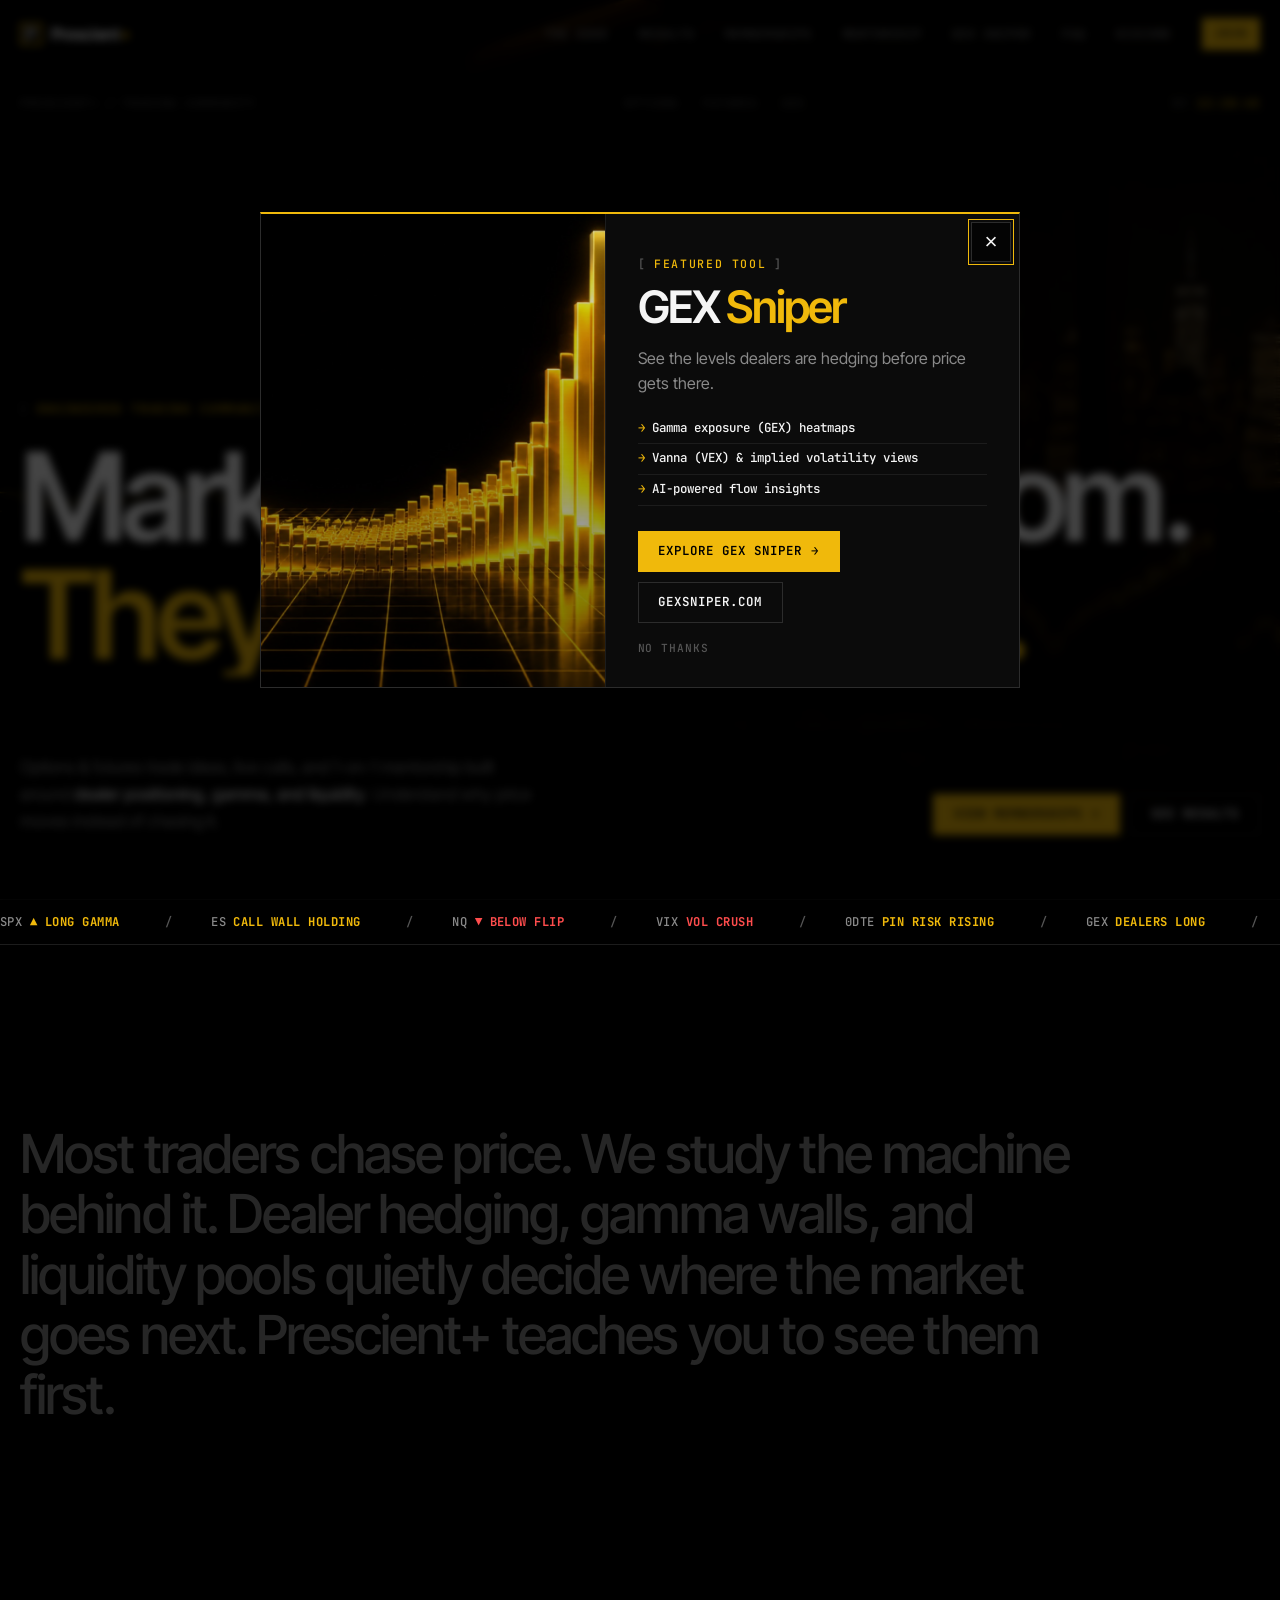
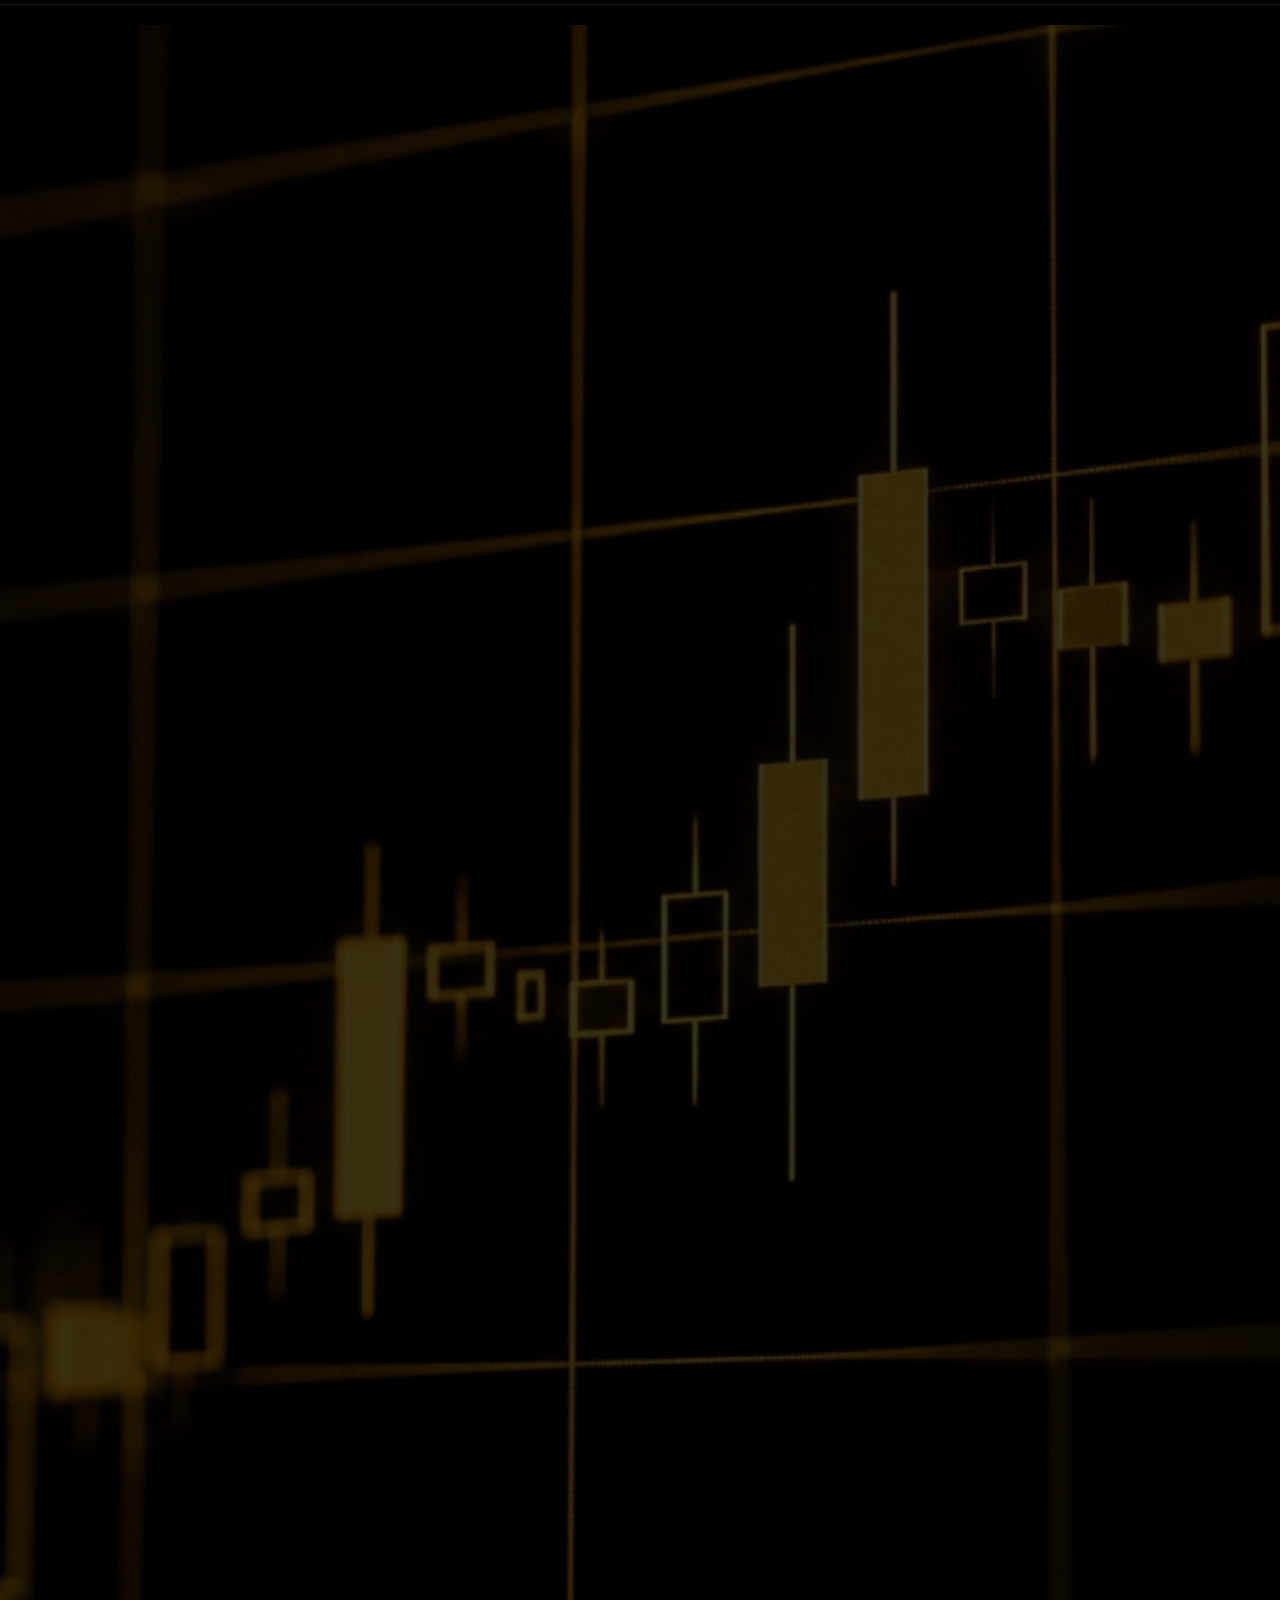
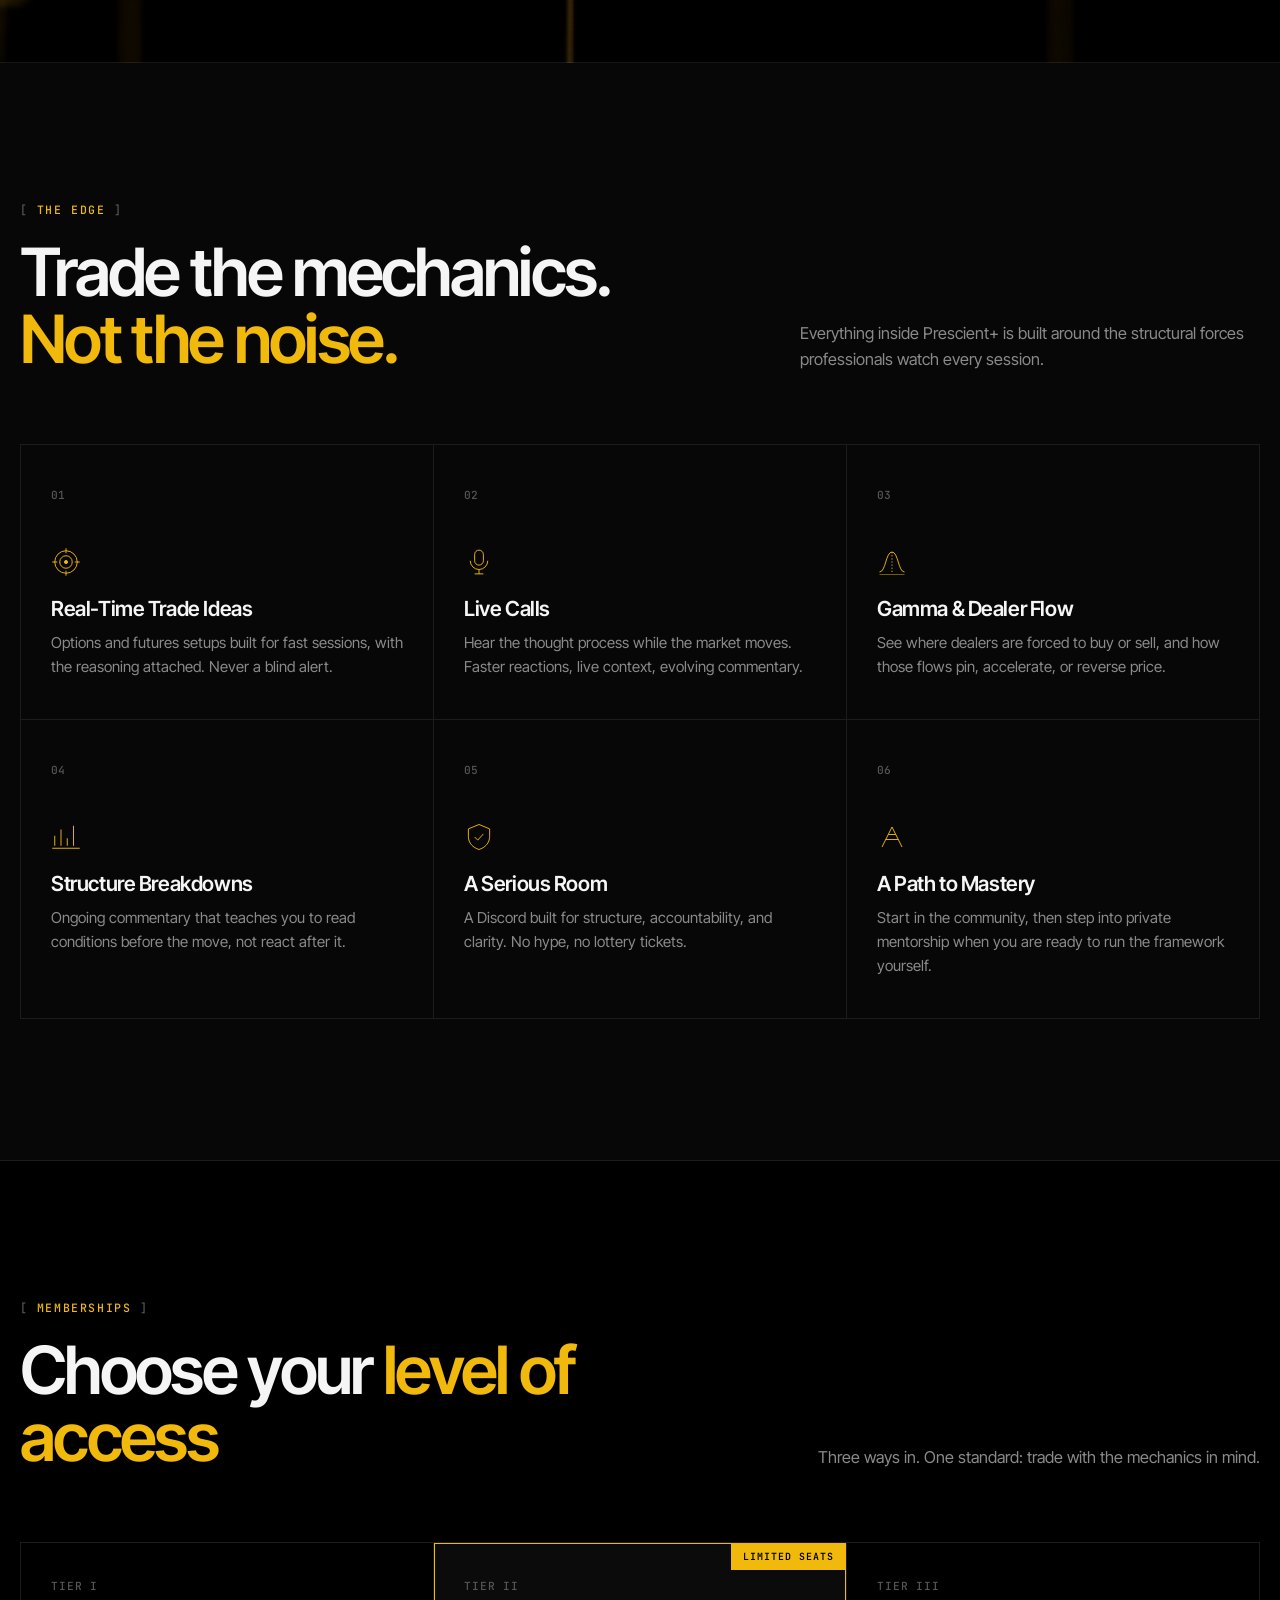
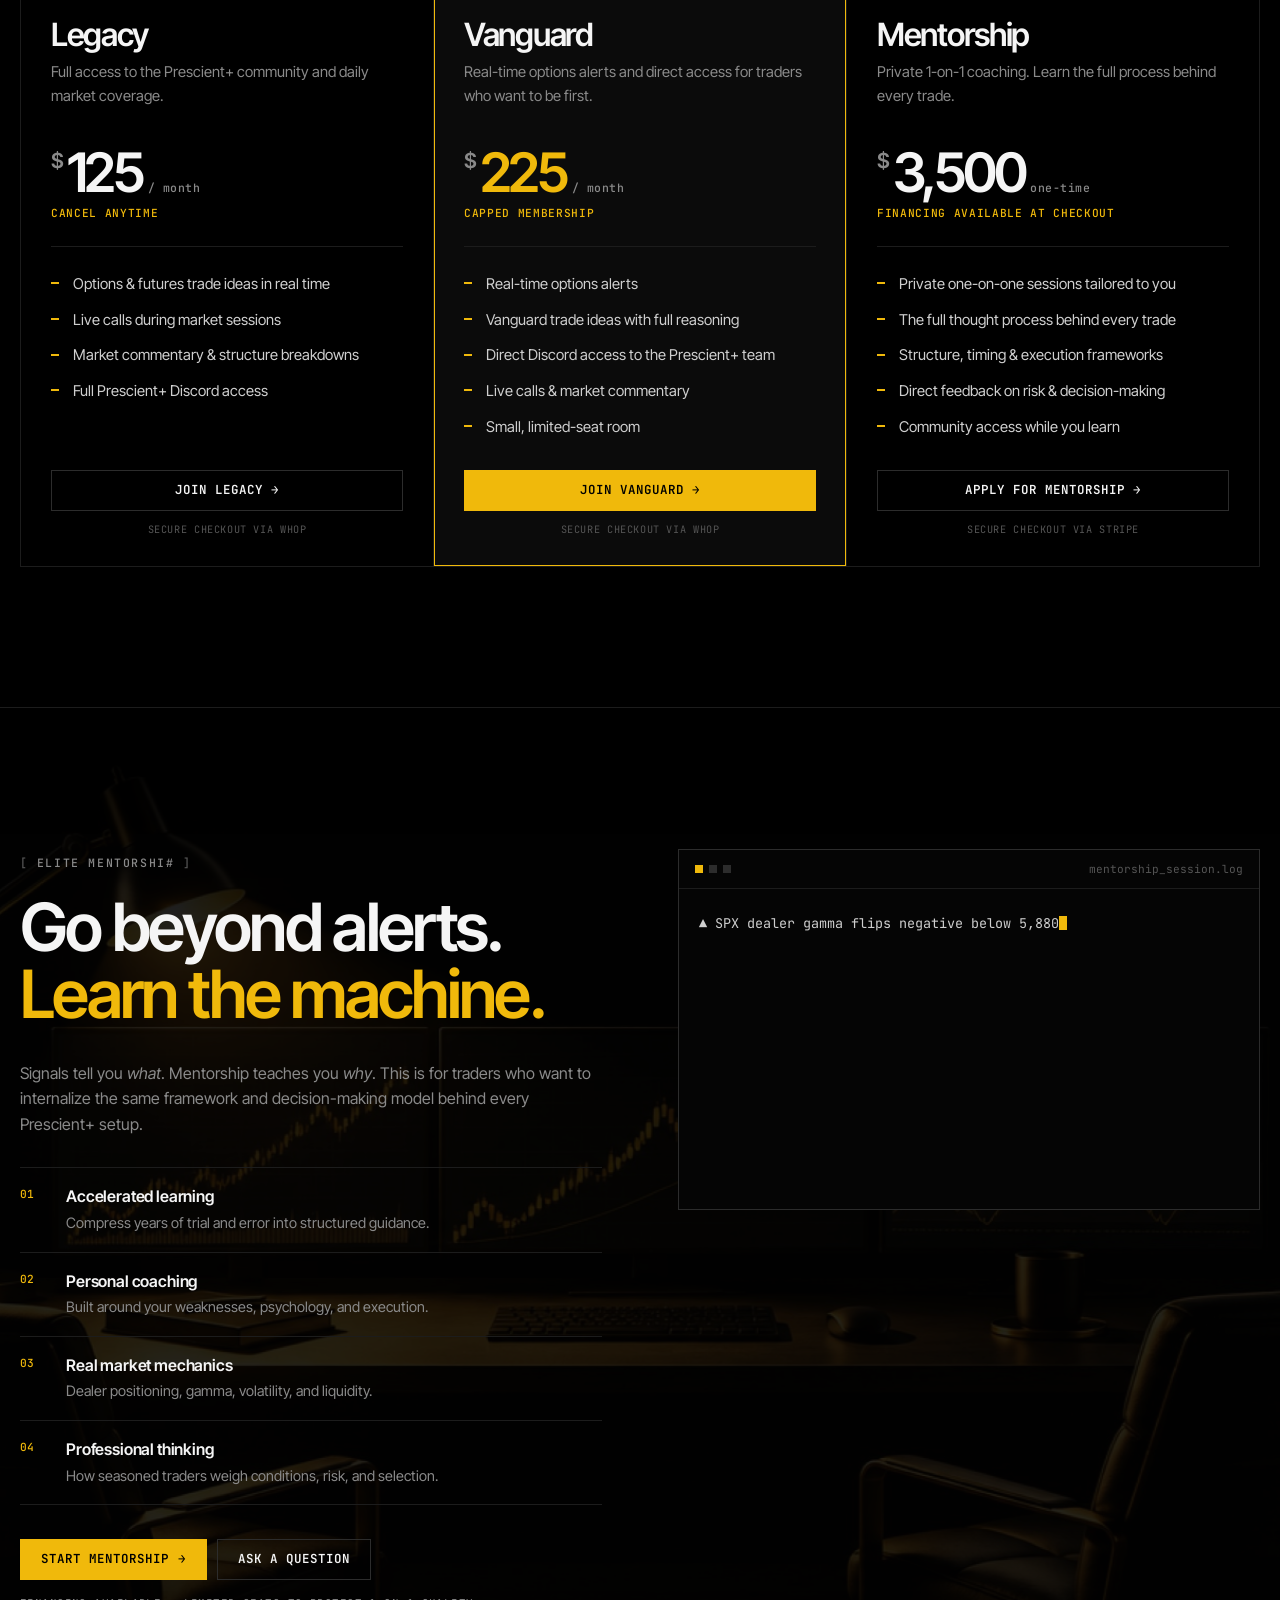
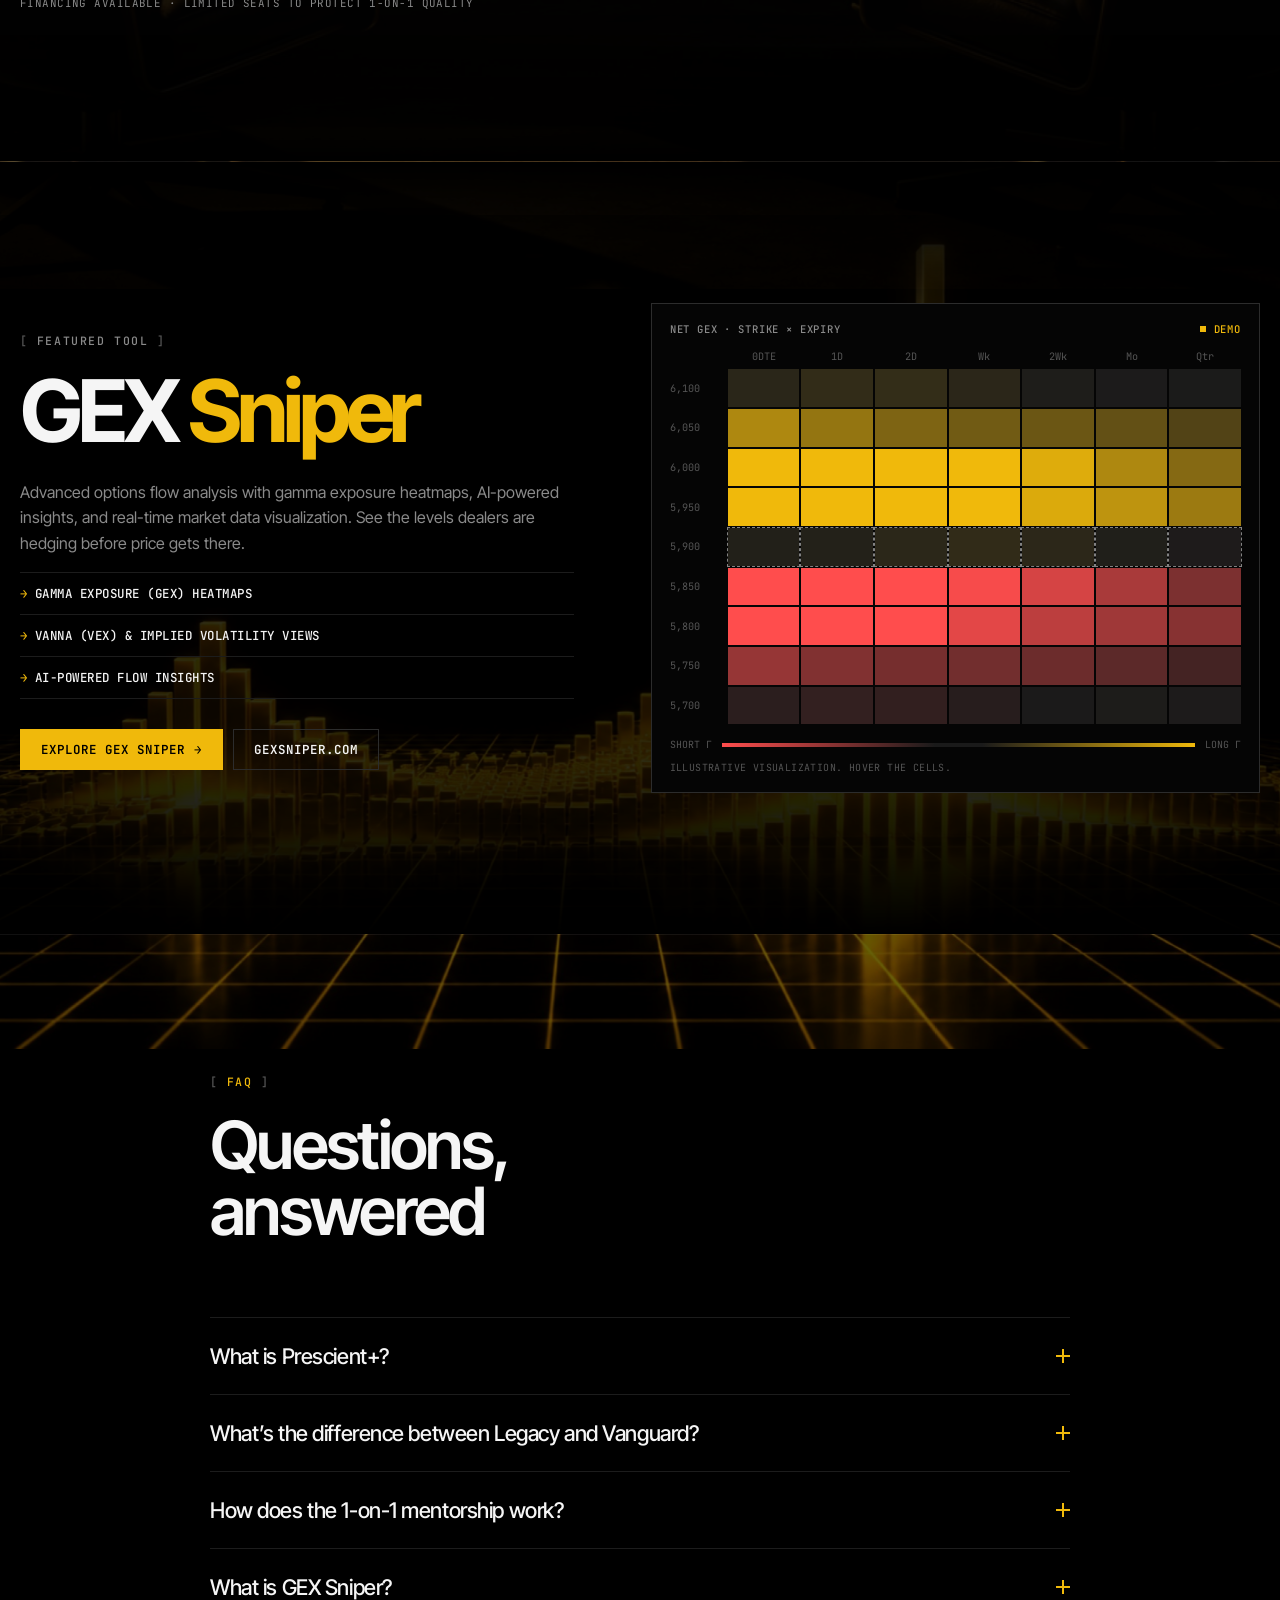
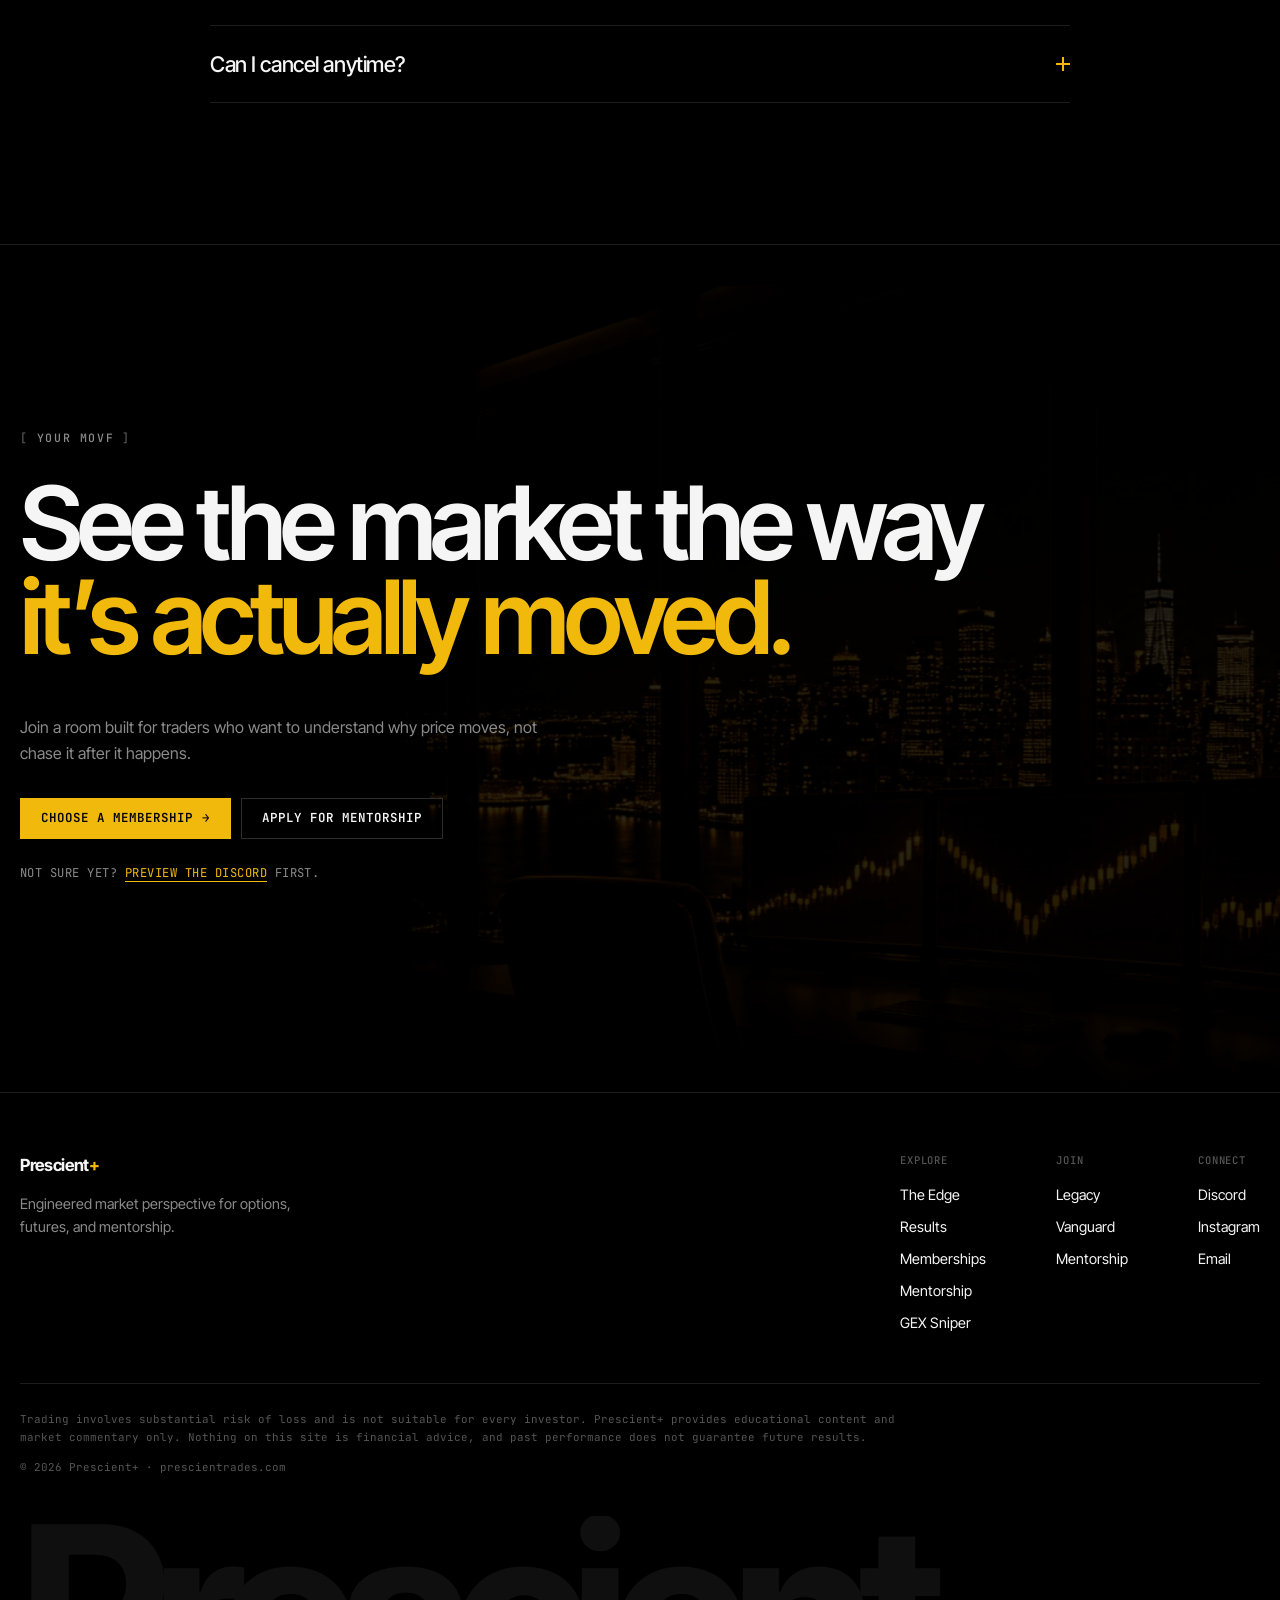
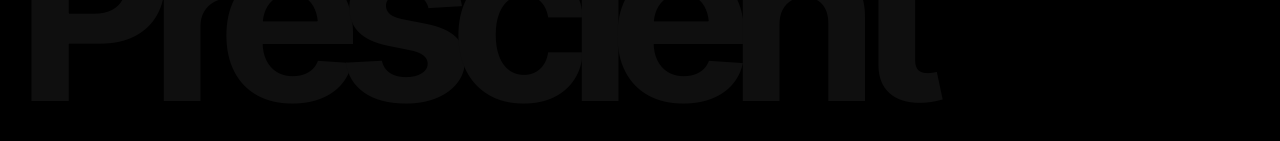
<file: index.html>
<!doctype html>
<html lang="en">
<head>
  <meta charset="UTF-8" />
  <meta name="viewport" content="width=device-width, initial-scale=1.0" />

  <title>Prescient+ | Elite Options &amp; Futures Trading Community &amp; 1-on-1 Mentorship</title>
  <meta name="description" content="Prescient+ is an elite options &amp; futures trading community built around dealer positioning, gamma exposure, and liquidity mechanics. Legacy, Vanguard, and 1-on-1 Mentorship memberships." />
  <meta name="keywords" content="options trading community, futures trading, trading mentorship, gamma exposure, GEX, dealer positioning, live trading calls, Prescient Trades, GEX Sniper" />
  <link rel="canonical" href="https://prescientrades.com/" />
  <meta name="robots" content="index, follow, max-image-preview:large" />
  <meta name="theme-color" content="#050505" />

  <meta property="og:type" content="website" />
  <meta property="og:url" content="https://prescientrades.com/" />
  <meta property="og:site_name" content="Prescient+" />
  <meta property="og:title" content="Prescient+ | Markets Aren't Random. They're Engineered." />
  <meta property="og:description" content="Options &amp; futures trade ideas, live calls, and 1-on-1 mentorship built around dealer positioning, gamma, and liquidity." />
  <meta property="og:image" content="https://prescientrades.com/og-home.png" />
  <meta property="og:image:width" content="1200" />
  <meta property="og:image:height" content="630" />
  <meta property="og:image:alt" content="Prescient+ — Markets aren't random. They're engineered." />
  <meta name="twitter:card" content="summary_large_image" />
  <meta name="twitter:title" content="Prescient+ | Markets Aren't Random. They're Engineered." />
  <meta name="twitter:image" content="https://prescientrades.com/og-home.png" />

  <link rel="icon" type="image/svg+xml" href="favicon.svg" />
  <link rel="preconnect" href="https://fonts.googleapis.com" />
  <link rel="preconnect" href="https://fonts.gstatic.com" crossorigin />
  <link href="https://fonts.googleapis.com/css2?family=Inter+Tight:wght@400;500;600;700&family=JetBrains+Mono:wght@400;500;600&display=swap" rel="stylesheet" />
  <link rel="stylesheet" href="styles.css" />

  <script type="application/ld+json">
  {
    "@context": "https://schema.org",
    "@type": "Organization",
    "name": "Prescient+",
    "alternateName": "Prescient Trades",
    "url": "https://prescientrades.com/",
    "logo": "https://prescientrades.com/favicon.svg",
    "sameAs": ["https://instagram.com/prescientrades", "https://discord.gg/4gqnwCjpJ"]
  }
  </script>
  <script type="application/ld+json">
  {
    "@context": "https://schema.org",
    "@type": "ItemList",
    "name": "Prescient+ Memberships",
    "itemListElement": [
      { "@type": "ListItem", "position": 1, "item": { "@type": "Product", "name": "Prescient+ Legacy", "offers": { "@type": "Offer", "price": "125", "priceCurrency": "USD", "url": "https://whop.com/checkout/plan_PALPck8TJu5V7/" } } },
      { "@type": "ListItem", "position": 2, "item": { "@type": "Product", "name": "Prescient+ Vanguard", "offers": { "@type": "Offer", "price": "225", "priceCurrency": "USD", "url": "https://whop.com/prescientrades/vanguard-membership/" } } },
      { "@type": "ListItem", "position": 3, "item": { "@type": "Course", "name": "Prescient+ 1-on-1 Mentorship", "description": "Private one-on-one trading mentorship.", "provider": { "@type": "Organization", "name": "Prescient+" }, "offers": { "@type": "Offer", "price": "3500", "priceCurrency": "USD", "url": "https://buy.stripe.com/dRmdR8awraxw7XsfFi4c80e" } } }
    ]
  }
  </script>
</head>
<body>
  <div class="loader" id="loader" aria-hidden="true">
    <div class="loader__mark"><div class="loader__word">Prescient+ — loading</div><div class="loader__bar"><i></i></div></div>
  </div>
  <div class="progress" id="progress" aria-hidden="true"></div>
  <div class="cursor" aria-hidden="true"></div><div class="cursor-dot" aria-hidden="true"></div>

  <header class="nav" id="nav">
    <div class="container nav__inner">
      <a href="#top" class="logo" aria-label="Prescient+ home">
        <svg viewBox="0 0 24 24" fill="none" aria-hidden="true"><rect x="1" y="1" width="22" height="22" stroke="#f0b90b" stroke-width="2"/><path d="M8 18V6h5a3.5 3.5 0 0 1 0 7H8" stroke="#f5f5f5" stroke-width="2.2" stroke-linecap="square"/></svg>
        <span>Prescient<b>+</b></span>
      </a>
      <nav class="nav__links" id="navLinks" aria-label="Main">
        <a href="#edge">The Edge</a>
        <a href="#results">Results</a>
        <a href="#memberships">Memberships</a>
        <a href="#mentorship">Mentorship</a>
        <a href="gex-sniper.html">GEX Sniper</a>
        <a href="#faq">FAQ</a>
        <a href="https://discord.gg/4gqnwCjpJ" target="_blank" rel="noopener">Discord</a>
        <a href="#memberships" class="btn btn--gold btn--sm magnetic">Join</a>
      </nav>
      <button class="nav__burger" id="navBurger" aria-label="Toggle menu" aria-expanded="false"><span></span><span></span></button>
    </div>
  </header>

  <main id="top">
    <!-- HERO -->
    <section class="hero has-bg bg-hero">
      <canvas class="hero__canvas" id="heroCanvas" aria-hidden="true"></canvas>
      <div class="hero__vignette" aria-hidden="true"></div>
      <div class="hero__meta hero__fade"><div class="container"><span>Prescient+ / Trading Community</span><span>Options · Futures · GEX</span><span>NY <b id="clock">--:--:--</b></span></div></div>
      <div class="container hero__content">
        <p class="eyebrow hero__fade">Engineered Trading Community</p>
        <h1 class="hero__title">
          <span class="line"><span>Markets aren&rsquo;t random.</span></span>
          <span class="line"><span class="gold-text">They&rsquo;re engineered.</span></span>
        </h1>
        <div class="hero__row">
          <p class="hero__sub hero__fade d1">Options &amp; futures trade ideas, live calls, and 1-on-1 mentorship built around <strong>dealer positioning, gamma, and liquidity</strong>. Understand why price moves instead of chasing it.</p>
          <div class="hero__ctas hero__fade d2">
            <a href="#memberships" class="btn btn--gold magnetic">View Memberships <span class="arrow">→</span></a>
            <a href="#results" class="btn btn--line magnetic">See Results</a>
          </div>
        </div>
      </div>
    </section>

    <!-- MARQUEE -->
    <div class="marquee" aria-hidden="true">
      <div class="marquee__track" id="marquee">
        <span>SPX <b class="up">▲ Long Gamma</b></span>
        <span>ES <b class="up">Call Wall Holding</b></span>
        <span>NQ <b class="dn">▼ Below Flip</b></span>
        <span>VIX <b class="dn">Vol Crush</b></span>
        <span>0DTE <b class="up">Pin Risk Rising</b></span>
        <span>GEX <b class="up">Dealers Long</b></span>
        <span>Vanna <b class="up">Supportive</b></span>
        <span>Charm <b class="dn">Into Close</b></span>
      </div>
    </div>

    <!-- MANIFESTO -->
    <section class="manifesto">
      <div class="container">
        <p class="manifesto__text" data-words>Most traders chase price. <span class="g">We study the machine</span> behind it. Dealer hedging, gamma walls, and liquidity pools quietly decide where the market goes next. <span class="g">Prescient+</span> teaches you to see them first.</p>
      </div>
    </section>

    <!-- RESULTS -->
    <section class="section has-bg bg-chart" id="results">
      <div class="container">
        <div class="section__head reveal">
          <p class="eyebrow">Member Results</p>
          <h2>Receipts,<br /><span class="gold-text">not promises.</span></h2>
          <p class="section__sub">Straight from the Prescient+ Discord. Real screenshots and messages members posted after following the calls.</p>
        </div>
        <div class="stats reveal">
          <div class="stat"><b data-count="80" data-suffix="%">0%</b><span>Win rate · 20 / 25 swing calls</span></div>
          <div class="stat"><b data-count="275" data-prefix="+" data-suffix="%">+0%</b><span>Member account · 3 months</span></div>
          <div class="stat"><b data-count="202" data-prefix="+" data-suffix="%">+0%</b><span>Member account · 3 months</span></div>
          <div class="stat"><b data-count="233" data-prefix="+$" data-suffix="K">+$0K</b><span>Member gain · 1 week</span></div>
        </div>
        <div class="proof">
          <figure class="proof__card reveal">
            <div class="proof__img"><img src="img/proof-233k.png" alt="Brokerage screenshot showing +$233,610.16 (23.13%) past week" loading="lazy" width="1095" height="155" /></div>
            <div class="proof__body">
              <div class="proof__big">+$233,610 in a week</div>
              <p class="proof__q">&ldquo;Thankful for the guidance. Couldn&rsquo;t have done it without you fr.&rdquo;</p>
              <div class="proof__meta"><span>Discord member</span><b>Sep 4, 2026</b></div>
            </div>
          </figure>
          <figure class="proof__card proof__card--quote reveal" style="--d:.08s">
            <div class="proof__body">
              <div class="proof__big">20 / 25 · 80% win rate</div>
              <p class="proof__q">The best of the best algos don&rsquo;t even get 80%. The best analysts in the world hope for a 75% run. This Discord is a money printer. Seriously, sub up.</p>
              <div class="proof__meta"><span>Discord member · swing calls</span><b>Oct 30, 2026</b></div>
            </div>
          </figure>
          <figure class="proof__card reveal" style="--d:.16s">
            <div class="proof__img"><img src="img/proof-202.png" alt="Brokerage screenshot showing +202.05% over the past 3 months" loading="lazy" width="676" height="694" /></div>
            <div class="proof__body">
              <div class="proof__big">+202.05% in 3 months</div>
              <p class="proof__q">&ldquo;With just following the call outs I&rsquo;ve made wife changing money.&rdquo;</p>
              <div class="proof__meta"><span>Discord member</span><b>Sep 9, 2026</b></div>
            </div>
          </figure>
          <figure class="proof__card reveal">
            <div class="proof__img"><img src="img/proof-275.png" alt="Brokerage screenshot showing +275.85% over the past 3 months" loading="lazy" width="321" height="408" /></div>
            <div class="proof__body">
              <div class="proof__big">+275.85% in 3 months</div>
              <p class="proof__q">&ldquo;GG.&rdquo;</p>
              <div class="proof__meta"><span>Discord member</span><b>Sep 17, 2026</b></div>
            </div>
          </figure>
          <figure class="proof__card proof__card--quote reveal" style="--d:.08s">
            <div class="proof__body">
              <p class="proof__q">Motivation&hellip; can&rsquo;t wait until I have that kind of testimony.</p>
              <div class="proof__meta"><span>New member</span><b>Sep 4, 2026</b></div>
            </div>
          </figure>
        </div>
        <p class="proof__note">Screenshots and messages shared by members in the Prescient+ Discord. Names hidden for privacy. Individual results are not typical and not guaranteed. Trading involves substantial risk of loss.</p>
      </div>
    </section>

    <!-- EDGE -->
    <section class="section section--ink" id="edge">
      <div class="container">
        <div class="section__head reveal">
          <p class="eyebrow">The Edge</p>
          <h2>Trade the mechanics.<br /><span class="gold-text">Not the noise.</span></h2>
          <p class="section__sub">Everything inside Prescient+ is built around the structural forces professionals watch every session.</p>
        </div>
        <div class="edge-grid">
          <article class="edge-card reveal" style="--d:.0s">
            <span class="edge-card__num">01</span>
            <svg viewBox="0 0 48 48"><circle cx="24" cy="24" r="18"/><circle cx="24" cy="24" r="10"/><circle cx="24" cy="24" r="2.5" fill="#f0b90b"/><path d="M24 2v8M24 38v8M2 24h8M38 24h8"/></svg>
            <h3>Real-Time Trade Ideas</h3>
            <p>Options and futures setups built for fast sessions, with the reasoning attached. Never a blind alert.</p>
          </article>
          <article class="edge-card reveal" style="--d:.08s">
            <span class="edge-card__num">02</span>
            <svg viewBox="0 0 48 48"><rect x="17" y="5" width="14" height="24" rx="7"/><path d="M10 22a14 14 0 0 0 28 0M24 36v7M17 43h14"/></svg>
            <h3>Live Calls</h3>
            <p>Hear the thought process while the market moves. Faster reactions, live context, evolving commentary.</p>
          </article>
          <article class="edge-card reveal" style="--d:.16s">
            <span class="edge-card__num">03</span>
            <svg viewBox="0 0 48 48"><path d="M4 40 C14 40 14 8 24 8 C34 8 34 40 44 40"/><path d="M4 44h40" opacity=".5"/><path d="M24 8v32" stroke-dasharray="2 3"/></svg>
            <h3>Gamma &amp; Dealer Flow</h3>
            <p>See where dealers are forced to buy or sell, and how those flows pin, accelerate, or reverse price.</p>
          </article>
          <article class="edge-card reveal" style="--d:.0s">
            <span class="edge-card__num">04</span>
            <svg viewBox="0 0 48 48"><path d="M6 38V22M16 38V12M26 38V26M36 38V6"/><path d="M2 42h44"/></svg>
            <h3>Structure Breakdowns</h3>
            <p>Ongoing commentary that teaches you to read conditions before the move, not react after it.</p>
          </article>
          <article class="edge-card reveal" style="--d:.08s">
            <span class="edge-card__num">05</span>
            <svg viewBox="0 0 48 48"><path d="M24 4l17 7v12c0 11-7.5 18-17 21C14.5 41 7 34 7 23V11z"/><path d="M17 24l5 5 9-10"/></svg>
            <h3>A Serious Room</h3>
            <p>A Discord built for structure, accountability, and clarity. No hype, no lottery tickets.</p>
          </article>
          <article class="edge-card reveal" style="--d:.16s">
            <span class="edge-card__num">06</span>
            <svg viewBox="0 0 48 48"><path d="M8 40L24 8l16 32"/><path d="M14 28h20M18 20h12"/></svg>
            <h3>A Path to Mastery</h3>
            <p>Start in the community, then step into private mentorship when you are ready to run the framework yourself.</p>
          </article>
        </div>
      </div>
    </section>

    <!-- MEMBERSHIPS -->
    <section class="section" id="memberships">
      <div class="container">
        <div class="section__head section__head--center reveal">
          <p class="eyebrow">Memberships</p>
          <h2>Choose your <span class="gold-text">level of access</span></h2>
          <p class="section__sub">Three ways in. One standard: trade with the mechanics in mind.</p>
        </div>
        <div class="tiers">
          <article class="tier tilt reveal" style="--d:0s">
            <div class="tier__glare"></div>
            <p class="tier__rank">Tier I</p>
            <h3>Legacy</h3>
            <p class="tier__tag">Full access to the Prescient+ community and daily market coverage.</p>
            <p class="tier__price"><sup>$</sup>125<small>/ month</small></p>
            <p class="tier__fine">Cancel anytime</p>
            <div class="tier__rule"></div>
            <ul>
              <li>Options &amp; futures trade ideas in real time</li>
              <li>Live calls during market sessions</li>
              <li>Market commentary &amp; structure breakdowns</li>
              <li>Full Prescient+ Discord access</li>
            </ul>
            <a href="https://whop.com/checkout/plan_PALPck8TJu5V7/" class="btn btn--line btn--block magnetic" target="_blank" rel="noopener">Join Legacy <span class="arrow">→</span></a>
            <p class="tier__note">Secure checkout via Whop</p>
          </article>

          <article class="tier tier--crown tilt reveal" style="--d:.1s">
            <span class="tier__badge">Limited Seats</span>
            <div class="tier__glare"></div>
            <p class="tier__rank">Tier II</p>
            <h3>Vanguard</h3>
            <p class="tier__tag">Real-time options alerts and direct access for traders who want to be first.</p>
            <p class="tier__price"><sup>$</sup>225<small>/ month</small></p>
            <p class="tier__fine">Capped membership</p>
            <div class="tier__rule"></div>
            <ul>
              <li>Real-time options alerts</li>
              <li>Vanguard trade ideas with full reasoning</li>
              <li>Direct Discord access to the Prescient+ team</li>
              <li>Live calls &amp; market commentary</li>
              <li>Small, limited-seat room</li>
            </ul>
            <a href="https://whop.com/prescientrades/vanguard-membership/" class="btn btn--gold btn--block magnetic" target="_blank" rel="noopener">Join Vanguard <span class="arrow">→</span></a>
            <p class="tier__note">Secure checkout via Whop</p>
          </article>

          <article class="tier tilt reveal" style="--d:.2s">
            <div class="tier__glare"></div>
            <p class="tier__rank">Tier III</p>
            <h3>Mentorship</h3>
            <p class="tier__tag">Private 1-on-1 coaching. Learn the full process behind every trade.</p>
            <p class="tier__price"><sup>$</sup>3,500<small>one-time</small></p>
            <p class="tier__fine">Financing available at checkout</p>
            <div class="tier__rule"></div>
            <ul>
              <li>Private one-on-one sessions tailored to you</li>
              <li>The full thought process behind every trade</li>
              <li>Structure, timing &amp; execution frameworks</li>
              <li>Direct feedback on risk &amp; decision-making</li>
              <li>Community access while you learn</li>
            </ul>
            <a href="https://buy.stripe.com/dRmdR8awraxw7XsfFi4c80e" class="btn btn--line btn--block magnetic" target="_blank" rel="noopener">Apply for Mentorship <span class="arrow">→</span></a>
            <p class="tier__note">Secure checkout via Stripe</p>
          </article>
        </div>
      </div>
    </section>

    <!-- MENTORSHIP -->
    <section class="section section--ink has-bg bg-mentor" id="mentorship">
      <div class="container mentor">
        <div class="mentor__copy reveal">
          <p class="eyebrow">Elite Mentorship</p>
          <h2>Go beyond alerts.<br /><span class="gold-text">Learn the machine.</span></h2>
          <p>Signals tell you <em>what</em>. Mentorship teaches you <em>why</em>. This is for traders who want to internalize the same framework and decision-making model behind every Prescient+ setup.</p>
          <ul class="pillars">
            <li><span>01</span><div><strong>Accelerated learning</strong><em>Compress years of trial and error into structured guidance.</em></div></li>
            <li><span>02</span><div><strong>Personal coaching</strong><em>Built around your weaknesses, psychology, and execution.</em></div></li>
            <li><span>03</span><div><strong>Real market mechanics</strong><em>Dealer positioning, gamma, volatility, and liquidity.</em></div></li>
            <li><span>04</span><div><strong>Professional thinking</strong><em>How seasoned traders weigh conditions, risk, and selection.</em></div></li>
          </ul>
          <div class="mentor__ctas">
            <a href="https://buy.stripe.com/dRmdR8awraxw7XsfFi4c80e" class="btn btn--gold magnetic" target="_blank" rel="noopener">Start Mentorship <span class="arrow">→</span></a>
            <a href="mailto:xanderamusic@gmail.com?subject=Prescient%2B%20Mentorship%20Inquiry" class="btn btn--line magnetic">Ask a Question</a>
          </div>
          <p class="mentor__fine">Financing available · Limited seats to protect 1-on-1 quality</p>
        </div>
        <div class="reveal" style="--d:.15s" aria-hidden="true">
          <div class="terminal">
            <div class="terminal__bar"><i></i><i></i><i></i><em>mentorship_session.log</em></div>
            <div class="terminal__body" id="terminal"></div>
          </div>
        </div>
      </div>
    </section>

    <!-- GEX SNIPER TEASER -->
    <section class="section has-bg bg-gex" id="gex">
      <div class="container gex-teaser">
        <div class="gex-teaser__copy reveal">
          <p class="eyebrow">Featured Tool</p>
          <div class="wordmark">GEX <span class="gold-text">Sniper</span></div>
          <p>Advanced options flow analysis with gamma exposure heatmaps, AI-powered insights, and real-time market data visualization. See the levels dealers are hedging before price gets there.</p>
          <ul>
            <li>Gamma exposure (GEX) heatmaps</li>
            <li>Vanna (VEX) &amp; implied volatility views</li>
            <li>AI-powered flow insights</li>
          </ul>
          <div class="hero__ctas" style="justify-content:flex-start">
            <a href="gex-sniper.html" class="btn btn--gold magnetic">Explore GEX Sniper <span class="arrow">→</span></a>
            <a href="https://gexsniper.com/" class="btn btn--line magnetic" target="_blank" rel="noopener">gexsniper.com</a>
          </div>
        </div>
        <div class="reveal" style="--d:.15s">
          <div class="heat" data-heatmap>
            <div class="heat__head"><span>Net GEX · Strike × Expiry</span><span class="heat__live">Demo</span></div>
            <div class="heat__grid"></div>
            <div class="heat__legend"><span>Short γ</span><i></i><span>Long γ</span></div>
            <div class="heat__tip"></div>
            <p class="disclaim">Illustrative visualization. Hover the cells.</p>
          </div>
        </div>
      </div>
    </section>

    <!-- FAQ -->
    <section class="section" id="faq">
      <div class="container container--narrow">
        <div class="section__head section__head--center reveal">
          <p class="eyebrow">FAQ</p>
          <h2>Questions, answered</h2>
        </div>
        <div class="faq reveal">
          <details class="faq__item"><summary>What is Prescient+?<span class="faq__icon"></span></summary><div class="faq__body"><p>A premium Discord-based trading community for options and futures: trade ideas, live calls, real-time commentary, and an engineered view of the market through dealer positioning, gamma, volatility, and liquidity.</p></div></details>
          <details class="faq__item"><summary>What&rsquo;s the difference between Legacy and Vanguard?<span class="faq__icon"></span></summary><div class="faq__body"><p>Legacy ($125/mo) is full community access with trade ideas, live calls, and commentary. Vanguard ($225/mo) is a smaller, limited-seat membership with real-time options alerts and direct access to the team.</p></div></details>
          <details class="faq__item"><summary>How does the 1-on-1 mentorship work?<span class="faq__icon"></span></summary><div class="faq__body"><p>Mentorship is a private program priced at $3,500. You learn the full process behind the trades (structure, timing, risk, and execution) with direct feedback tailored to you. Financing is available at checkout.</p></div></details>
          <details class="faq__item"><summary>What is GEX Sniper?<span class="faq__icon"></span></summary><div class="faq__body"><p>GEX Sniper is an options flow analysis platform with gamma exposure heatmaps, AI-powered insights, and real-time market data visualization. <a href="gex-sniper.html" style="color:var(--gold-hi)">Learn more</a>.</p></div></details>
          <details class="faq__item"><summary>Can I cancel anytime?<span class="faq__icon"></span></summary><div class="faq__body"><p>Yes. Legacy and Vanguard are monthly subscriptions managed through Whop, and you can cancel at any time from your Whop account.</p></div></details>
        </div>
      </div>
    </section>

    <!-- CTA -->
    <section class="cta has-bg bg-hero" id="join">
            <div class="container reveal">
        <p class="eyebrow">Your Move</p>
        <h2>See the market the way<br /><span class="gold-text">it&rsquo;s actually moved.</span></h2>
        <p>Join a room built for traders who want to understand why price moves, not chase it after it happens.</p>
        <div class="hero__ctas">
          <a href="#memberships" class="btn btn--gold magnetic">Choose a Membership <span class="arrow">→</span></a>
          <a href="https://buy.stripe.com/dRmdR8awraxw7XsfFi4c80e" class="btn btn--line magnetic" target="_blank" rel="noopener">Apply for Mentorship</a>
        </div>
        <p class="cta__sub">Not sure yet? <a href="https://discord.gg/4gqnwCjpJ" target="_blank" rel="noopener">Preview the Discord</a> first.</p>
      </div>
    </section>
  </main>

  <footer class="footer">
    <div class="container">
      <div class="footer__grid">
        <div class="footer__brand">
          <a href="#top" class="logo"><span>Prescient<b>+</b></span></a>
          <p>Engineered market perspective for options, futures, and mentorship.</p>
        </div>
        <div class="footer__cols">
          <div><h4>Explore</h4><a href="#edge">The Edge</a><a href="#results">Results</a><a href="#memberships">Memberships</a><a href="#mentorship">Mentorship</a><a href="gex-sniper.html">GEX Sniper</a></div>
          <div><h4>Join</h4><a href="https://whop.com/checkout/plan_PALPck8TJu5V7/" target="_blank" rel="noopener">Legacy</a><a href="https://whop.com/prescientrades/vanguard-membership/" target="_blank" rel="noopener">Vanguard</a><a href="https://buy.stripe.com/dRmdR8awraxw7XsfFi4c80e" target="_blank" rel="noopener">Mentorship</a></div>
          <div><h4>Connect</h4><a href="https://discord.gg/4gqnwCjpJ" target="_blank" rel="noopener">Discord</a><a href="https://instagram.com/prescientrades" target="_blank" rel="noopener">Instagram</a><a href="mailto:xanderamusic@gmail.com?subject=Prescient%2B%20Inquiry">Email</a></div>
        </div>
      </div>
      <div class="footer__legal">
        <p>Trading involves substantial risk of loss and is not suitable for every investor. Prescient+ provides educational content and market commentary only. Nothing on this site is financial advice, and past performance does not guarantee future results.</p>
        <p>© <span id="year">2026</span> Prescient+ · prescientrades.com</p>
      </div>
      <div class="footer__giant" aria-hidden="true">Prescient</div>
    </div>
  </footer>

  <!-- GEX SNIPER PROMO POPUP -->
  <div class="promo" id="gexPromo" role="dialog" aria-modal="true" aria-labelledby="gexPromoTitle" hidden>
    <div class="promo__backdrop" data-promo-close></div>
    <div class="promo__card">
      <button class="promo__close" type="button" aria-label="Close" data-promo-close>&times;</button>
      <div class="promo__media" aria-hidden="true"></div>
      <div class="promo__body">
        <p class="eyebrow">Featured Tool</p>
        <h3 class="promo__title" id="gexPromoTitle">GEX <span class="gold-text">Sniper</span></h3>
        <p class="promo__lead">See the levels dealers are hedging before price gets there.</p>
        <ul class="promo__list">
          <li>Gamma exposure (GEX) heatmaps</li>
          <li>Vanna (VEX) &amp; implied volatility views</li>
          <li>AI-powered flow insights</li>
        </ul>
        <div class="promo__ctas">
          <a href="gex-sniper.html" class="btn btn--gold" data-promo-seen>Explore GEX Sniper <span class="arrow">→</span></a>
          <a href="https://gexsniper.com/" class="btn btn--line" target="_blank" rel="noopener" data-promo-seen>gexsniper.com</a>
        </div>
        <button class="promo__skip" type="button" data-promo-close>No thanks</button>
      </div>
    </div>
  </div>

  <script src="main.js" defer></script>
</body>
</html>
</file>
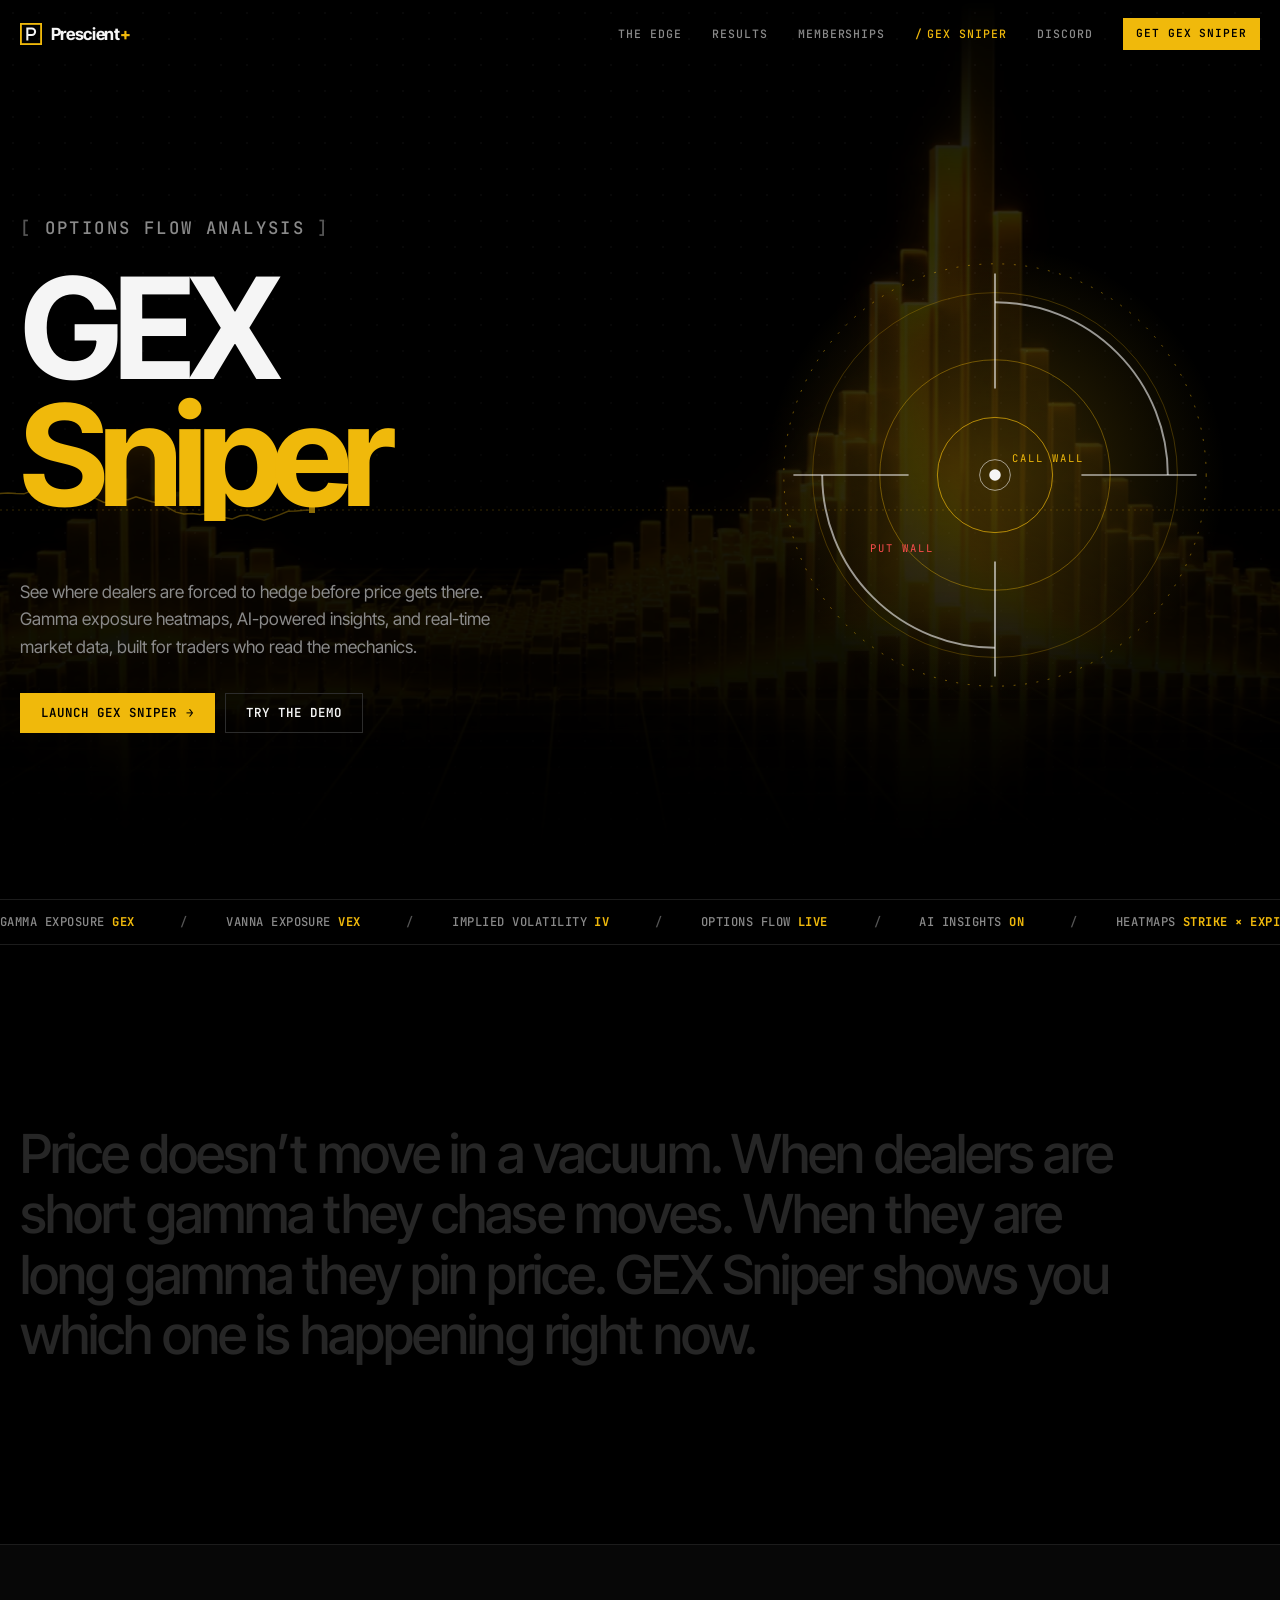
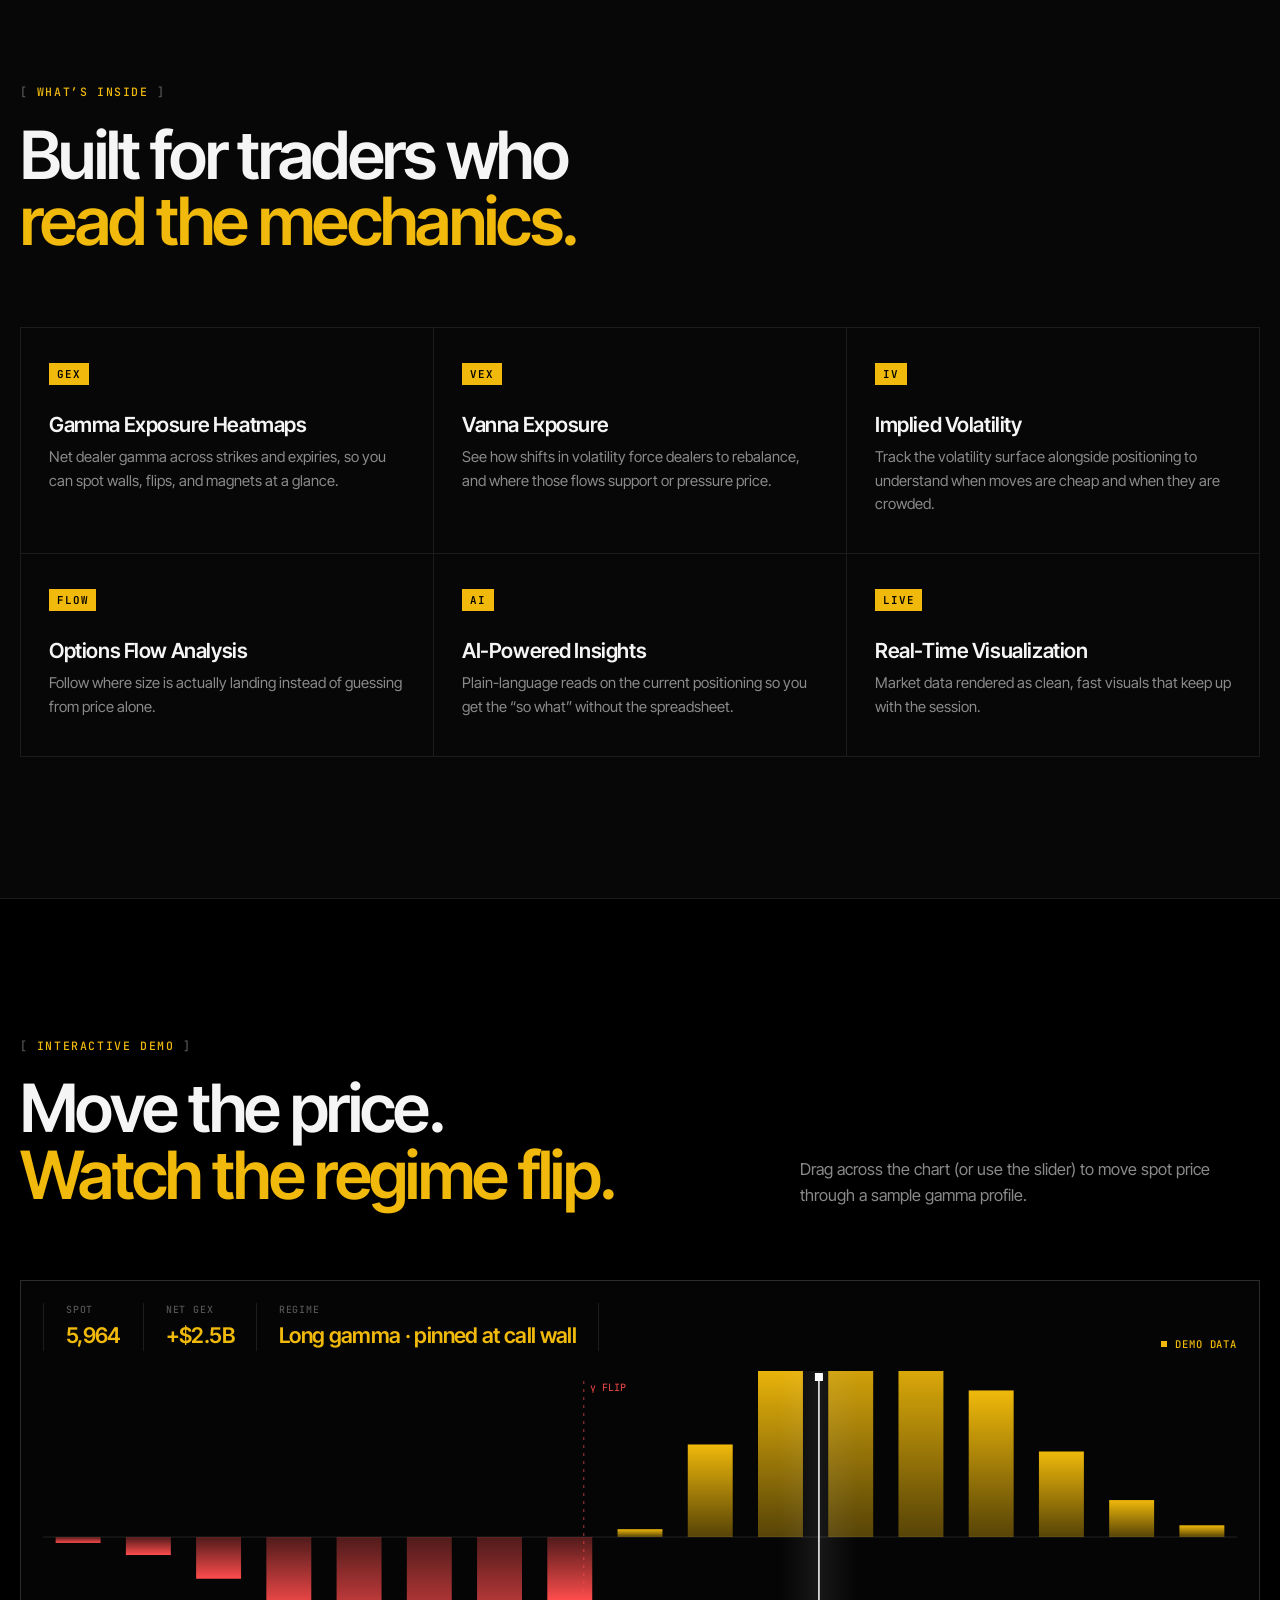
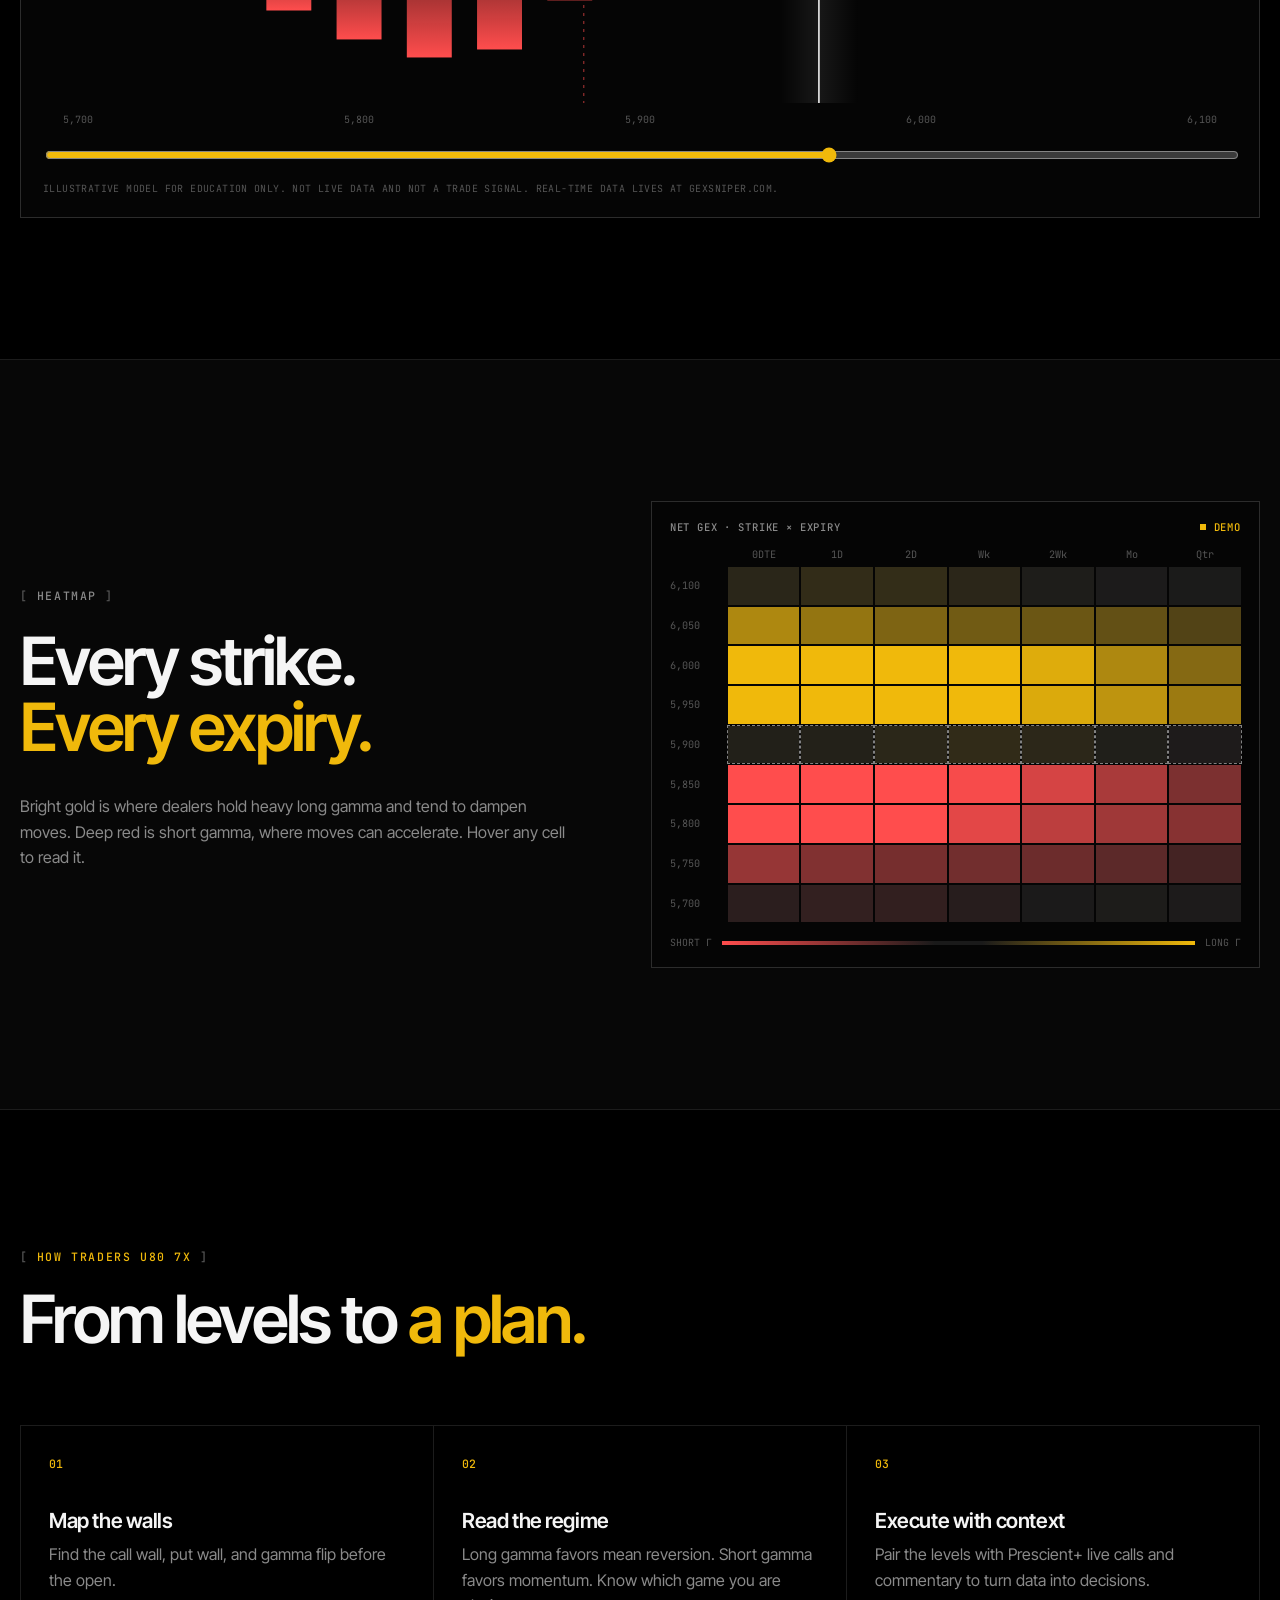
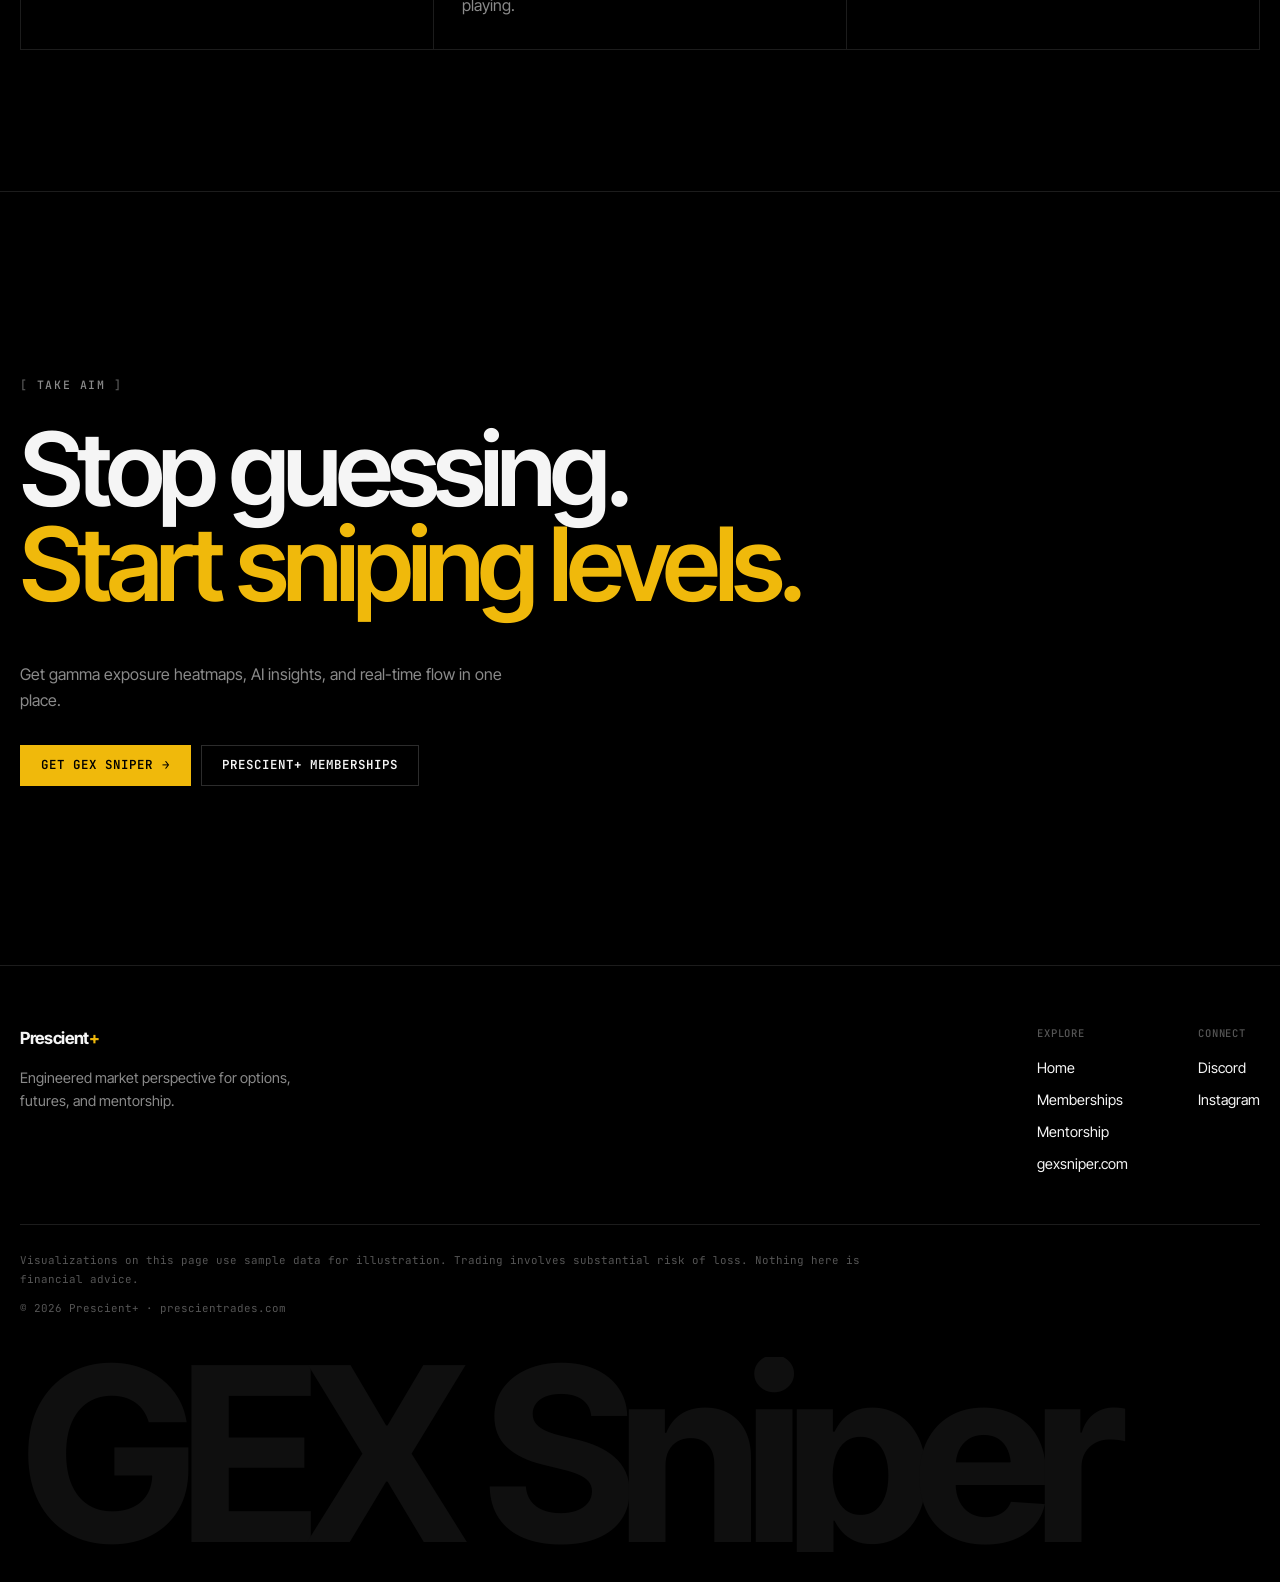
<file: gex-sniper.html>
<!doctype html>
<html lang="en">
<head>
  <meta charset="UTF-8" />
  <meta name="viewport" content="width=device-width, initial-scale=1.0" />
  <title>GEX Sniper | Gamma Exposure Heatmaps &amp; Options Flow Analysis · Prescient+</title>
  <meta name="description" content="GEX Sniper: advanced options flow analysis with gamma exposure heatmaps, AI-powered insights, and real-time market data visualization. Recommended by Prescient+." />
  <link rel="canonical" href="https://prescientrades.com/gex-sniper.html" />
  <meta name="theme-color" content="#050505" />
  <meta property="og:type" content="website" />
  <meta property="og:title" content="GEX Sniper | See Where Dealers Are Forced to Hedge" />
  <meta property="og:description" content="Gamma exposure heatmaps, AI-powered insights, and real-time options flow." />
  <meta property="og:url" content="https://prescientrades.com/gex-sniper.html" />
  <meta property="og:site_name" content="Prescient+" />
  <meta property="og:image" content="https://prescientrades.com/og-gex.png" />
  <meta property="og:image:width" content="1200" />
  <meta property="og:image:height" content="630" />
  <meta property="og:image:alt" content="GEX Sniper — See where dealers hedge." />
  <meta name="twitter:card" content="summary_large_image" />
  <meta name="twitter:image" content="https://prescientrades.com/og-gex.png" />
  <link rel="icon" type="image/svg+xml" href="favicon.svg" />
  <link rel="preconnect" href="https://fonts.googleapis.com" />
  <link rel="preconnect" href="https://fonts.gstatic.com" crossorigin />
  <link href="https://fonts.googleapis.com/css2?family=Inter+Tight:wght@400;500;600;700&family=JetBrains+Mono:wght@400;500;600&display=swap" rel="stylesheet" />
  <link rel="stylesheet" href="styles.css" />
</head>
<body>
  <div class="loader" id="loader" aria-hidden="true">
    <div class="loader__mark"><div class="loader__word">GEX Sniper — loading</div><div class="loader__bar"><i></i></div></div>
  </div>
  <div class="progress" id="progress" aria-hidden="true"></div>
  <div class="cursor" aria-hidden="true"></div><div class="cursor-dot" aria-hidden="true"></div>

  <header class="nav" id="nav">
    <div class="container nav__inner">
      <a href="index.html" class="logo" aria-label="Prescient+ home">
        <svg viewBox="0 0 24 24" fill="none" aria-hidden="true"><rect x="1" y="1" width="22" height="22" stroke="#f0b90b" stroke-width="2"/><path d="M8 18V6h5a3.5 3.5 0 0 1 0 7H8" stroke="#f5f5f5" stroke-width="2.2" stroke-linecap="square"/></svg>
        <span>Prescient<b>+</b></span>
      </a>
      <nav class="nav__links" id="navLinks" aria-label="Main">
        <a href="index.html#edge">The Edge</a>
        <a href="index.html#results">Results</a>
        <a href="index.html#memberships">Memberships</a>
        <a href="gex-sniper.html" class="is-active">GEX Sniper</a>
        <a href="https://discord.gg/4gqnwCjpJ" target="_blank" rel="noopener">Discord</a>
        <a href="https://gexsniper.com/" class="btn btn--gold btn--sm magnetic" target="_blank" rel="noopener">Get GEX Sniper</a>
      </nav>
      <button class="nav__burger" id="navBurger" aria-label="Toggle menu" aria-expanded="false"><span></span><span></span></button>
    </div>
  </header>

  <main id="top">
    <section class="gx-hero has-bg bg-gex">
      <canvas class="hero__canvas" id="heroCanvas" aria-hidden="true"></canvas>
      <div class="hero__vignette" aria-hidden="true"></div>
      <div class="container gx-hero__inner">
        <div>
          <p class="eyebrow hero__fade">Options Flow Analysis</p>
          <h1 class="hero__title"><span class="line"><span>GEX</span></span><span class="line"><span class="gold-text">Sniper</span></span></h1>
          <p class="hero__fade d1">See where dealers are forced to hedge before price gets there. Gamma exposure heatmaps, AI-powered insights, and real-time market data, built for traders who read the mechanics.</p>
          <div class="hero__ctas hero__fade d2 gx-ctas">
            <a href="https://gexsniper.com/" class="btn btn--gold magnetic" target="_blank" rel="noopener">Launch GEX Sniper <span class="arrow">→</span></a>
            <a href="#profile" class="btn btn--line magnetic">Try the Demo</a>
          </div>
        </div>
        <div class="gx-scope hero__fade d2" aria-hidden="true" id="scope">
          <svg viewBox="0 0 500 500" fill="none">
            <defs><radialGradient id="sg"><stop offset="0" stop-color="#f0b90b" stop-opacity=".22"/><stop offset="1" stop-color="#f0b90b" stop-opacity="0"/></radialGradient></defs>
            <circle cx="250" cy="250" r="240" fill="url(#sg)"/>
            <g class="rot" stroke="#f0b90b" stroke-opacity=".5">
              <circle cx="250" cy="250" r="220" stroke-dasharray="2 10"/>
              <circle cx="250" cy="250" r="190" stroke-opacity=".25"/>
            </g>
            <g class="rot2" stroke="#f5f5f5" stroke-opacity=".6">
              <path d="M250 70 A180 180 0 0 1 430 250" stroke-width="2"/>
              <path d="M250 430 A180 180 0 0 1 70 250" stroke-width="2"/>
            </g>
            <circle cx="250" cy="250" r="120" stroke="#f0b90b" stroke-opacity=".4"/>
            <circle cx="250" cy="250" r="60" stroke="#f0b90b" stroke-opacity=".7"/>
            <path d="M250 40v120M250 340v120M40 250h120M340 250h120" stroke="#f5f5f5" stroke-width="1.2"/>
            <g id="scopeDot"><circle cx="250" cy="250" r="6" fill="#f5f5f5"/><circle cx="250" cy="250" r="16" stroke="#f5f5f5" stroke-opacity=".6"/></g>
            <text x="268" y="236" fill="#f0b90b" font-family="JetBrains Mono" font-size="11" letter-spacing="2">CALL WALL</text>
            <text x="120" y="330" fill="#ff4d4d" font-family="JetBrains Mono" font-size="11" letter-spacing="2">PUT WALL</text>
          </svg>
        </div>
      </div>
    </section>

    <div class="marquee" aria-hidden="true">
      <div class="marquee__track" id="marquee">
        <span>Gamma Exposure <b class="up">GEX</b></span>
        <span>Vanna Exposure <b class="up">VEX</b></span>
        <span>Implied Volatility <b class="up">IV</b></span>
        <span>Options Flow <b class="up">Live</b></span>
        <span>AI Insights <b class="up">On</b></span>
        <span>Heatmaps <b class="up">Strike × Expiry</b></span>
      </div>
    </div>

    <section class="manifesto">
      <div class="container">
        <p class="manifesto__text" data-words>Price doesn&rsquo;t move in a vacuum. When dealers are short gamma they <span class="g">chase moves</span>. When they are long gamma they <span class="g">pin price</span>. GEX Sniper shows you which one is happening right now.</p>
      </div>
    </section>

    <section class="section section--ink">
      <div class="container">
        <div class="section__head reveal">
          <p class="eyebrow">What&rsquo;s Inside</p>
          <h2>Built for traders who<br /><span class="gold-text">read the mechanics.</span></h2>
        </div>
        <div class="features">
          <article class="feature reveal"><span class="feature__k">GEX</span><h3>Gamma Exposure Heatmaps</h3><p>Net dealer gamma across strikes and expiries, so you can spot walls, flips, and magnets at a glance.</p></article>
          <article class="feature reveal" style="--d:.08s"><span class="feature__k">VEX</span><h3>Vanna Exposure</h3><p>See how shifts in volatility force dealers to rebalance, and where those flows support or pressure price.</p></article>
          <article class="feature reveal" style="--d:.16s"><span class="feature__k">IV</span><h3>Implied Volatility</h3><p>Track the volatility surface alongside positioning to understand when moves are cheap and when they are crowded.</p></article>
          <article class="feature reveal"><span class="feature__k">FLOW</span><h3>Options Flow Analysis</h3><p>Follow where size is actually landing instead of guessing from price alone.</p></article>
          <article class="feature reveal" style="--d:.08s"><span class="feature__k">AI</span><h3>AI-Powered Insights</h3><p>Plain-language reads on the current positioning so you get the &ldquo;so what&rdquo; without the spreadsheet.</p></article>
          <article class="feature reveal" style="--d:.16s"><span class="feature__k">LIVE</span><h3>Real-Time Visualization</h3><p>Market data rendered as clean, fast visuals that keep up with the session.</p></article>
        </div>
      </div>
    </section>

    <section class="section" id="profile">
      <div class="container">
        <div class="section__head section__head--center reveal">
          <p class="eyebrow">Interactive Demo</p>
          <h2>Move the price. <span class="gold-text">Watch the regime flip.</span></h2>
          <p class="section__sub">Drag across the chart (or use the slider) to move spot price through a sample gamma profile.</p>
        </div>
        <div class="profile reveal">
          <div class="profile__top">
            <div class="profile__stats">
              <div class="profile__stat"><small>Spot</small><b id="pSpot">5,900</b></div>
              <div class="profile__stat"><small>Net GEX</small><b id="pGex">+$1.8B</b></div>
              <div class="profile__stat"><small>Regime</small><b id="pRegime">Long gamma · pinning</b></div>
            </div>
            <span class="heat__live">Demo data</span>
          </div>
          <canvas id="gexProfile" aria-label="Sample gamma exposure profile by strike"></canvas>
          <input class="range" id="spotRange" type="range" min="0" max="1000" value="560" aria-label="Spot price" />
          <p class="profile__hint">Illustrative model for education only. Not live data and not a trade signal. Real-time data lives at gexsniper.com.</p>
        </div>
      </div>
    </section>

    <section class="section section--ink">
      <div class="container gex-teaser">
        <div class="gex-teaser__copy reveal">
          <p class="eyebrow">Heatmap</p>
          <h2>Every strike.<br /><span class="gold-text">Every expiry.</span></h2>
          <p>Bright gold is where dealers hold heavy long gamma and tend to dampen moves. Deep red is short gamma, where moves can accelerate. Hover any cell to read it.</p>
        </div>
        <div class="reveal" style="--d:.15s">
          <div class="heat" data-heatmap>
            <div class="heat__head"><span>Net GEX · Strike × Expiry</span><span class="heat__live">Demo</span></div>
            <div class="heat__grid"></div>
            <div class="heat__legend"><span>Short γ</span><i></i><span>Long γ</span></div>
            <div class="heat__tip"></div>
          </div>
        </div>
      </div>
    </section>

    <section class="section">
      <div class="container">
        <div class="section__head reveal">
          <p class="eyebrow">How Traders Use It</p>
          <h2>From levels to <span class="gold-text">a plan.</span></h2>
        </div>
        <ol class="steps3">
          <li class="reveal"><h3>Map the walls</h3><p>Find the call wall, put wall, and gamma flip before the open.</p></li>
          <li class="reveal" style="--d:.1s"><h3>Read the regime</h3><p>Long gamma favors mean reversion. Short gamma favors momentum. Know which game you are playing.</p></li>
          <li class="reveal" style="--d:.2s"><h3>Execute with context</h3><p>Pair the levels with Prescient+ live calls and commentary to turn data into decisions.</p></li>
        </ol>
      </div>
    </section>

    <section class="cta">
            <div class="container reveal">
        <p class="eyebrow">Take Aim</p>
        <h2>Stop guessing.<br /><span class="gold-text">Start sniping levels.</span></h2>
        <p>Get gamma exposure heatmaps, AI insights, and real-time flow in one place.</p>
        <div class="hero__ctas">
          <a href="https://gexsniper.com/" class="btn btn--gold magnetic" target="_blank" rel="noopener">Get GEX Sniper <span class="arrow">→</span></a>
          <a href="index.html#memberships" class="btn btn--line magnetic">Prescient+ Memberships</a>
        </div>
      </div>
    </section>
  </main>

  <footer class="footer">
    <div class="container">
      <div class="footer__grid">
        <div class="footer__brand">
          <a href="index.html" class="logo"><span>Prescient<b>+</b></span></a>
          <p>Engineered market perspective for options, futures, and mentorship.</p>
        </div>
        <div class="footer__cols">
          <div><h4>Explore</h4><a href="index.html">Home</a><a href="index.html#memberships">Memberships</a><a href="index.html#mentorship">Mentorship</a><a href="https://gexsniper.com/" target="_blank" rel="noopener">gexsniper.com</a></div>
          <div><h4>Connect</h4><a href="https://discord.gg/4gqnwCjpJ" target="_blank" rel="noopener">Discord</a><a href="https://instagram.com/prescientrades" target="_blank" rel="noopener">Instagram</a></div>
        </div>
      </div>
      <div class="footer__legal">
        <p>Visualizations on this page use sample data for illustration. Trading involves substantial risk of loss. Nothing here is financial advice.</p>
        <p>© <span id="year">2026</span> Prescient+ · prescientrades.com</p>
      </div>
      <div class="footer__giant" aria-hidden="true">GEX Sniper</div>
    </div>
  </footer>

  <script src="main.js" defer></script>
</body>
</html>
</file>
<file: styles.css>
/* =========================================================
   Prescient+ — Minimal / sharp black & gold
   ========================================================= */
:root {
  --bg: #000;
  --bg-2: #070707;
  --panel: #0b0b0b;
  --line: #1c1c1c;
  --line-2: #2c2c2c;
  --gold: #f0b90b;
  --gold-dim: rgba(240, 185, 11, .14);
  --text: #f5f5f5;
  --muted: #8a8a8a;
  --dim: #555;
  --dn: #ff4d4d;
  --up: #2fd16f;

  --sans: "Inter Tight", "Inter", system-ui, -apple-system, "Segoe UI", sans-serif;
  --mono: "JetBrains Mono", ui-monospace, monospace;
  --ease: cubic-bezier(.2, .8, .2, 1);
  --max: 1240px;
}

*, *::before, *::after { box-sizing: border-box; border-radius: 0; }
html { scroll-behavior: smooth; -webkit-text-size-adjust: 100%; }
body { margin: 0; background: var(--bg); color: var(--text); font: 400 16px/1.6 var(--sans); -webkit-font-smoothing: antialiased; overflow-x: hidden; }
img, svg, canvas { display: block; max-width: 100%; }
a { color: inherit; text-decoration: none; }
h1, h2, h3 { font-family: var(--sans); font-weight: 600; line-height: 1; margin: 0 0 .5em; letter-spacing: -.04em; }
h1 em, h2 em, h3 em { font-style: normal; }
h2 { font-size: clamp(2.2rem, 5.2vw, 4.4rem); }
h3 { font-size: 1.3rem; letter-spacing: -.02em; }
p { margin: 0 0 1em; }
::selection { background: var(--gold); color: #000; }

.container { width: min(100% - 32px, var(--max)); margin-inline: auto; }
.container--narrow { width: min(100% - 32px, 860px); }
.gold-text { color: var(--gold); }

.eyebrow { display: inline-flex; align-items: center; gap: .7em; font: 500 .72rem/1 var(--mono); letter-spacing: .14em; text-transform: uppercase; color: var(--gold); margin-bottom: 1.6rem; }
.eyebrow::before { content: "["; color: var(--dim); }
.eyebrow::after { content: "]"; color: var(--dim); }

/* ---------- cursor + progress ---------- */
.cursor, .cursor-dot { position: fixed; top: 0; left: 0; z-index: 120; pointer-events: none; opacity: 0; }
.has-cursor .cursor, .has-cursor .cursor-dot { opacity: 1; }
.cursor { width: 30px; height: 30px; border: 1px solid var(--gold); transition: width .25s var(--ease), height .25s var(--ease), background .25s; }
.cursor-dot { width: 4px; height: 4px; background: var(--gold); }
.cursor.is-hover { width: 54px; height: 54px; background: var(--gold-dim); }
@media (hover: none), (pointer: coarse) { .cursor, .cursor-dot { display: none; } }
.progress { position: fixed; top: 0; left: 0; height: 2px; width: 100%; z-index: 110; transform-origin: 0 50%; transform: scaleX(0); background: var(--gold); }

/* ---------- loader ---------- */
.loader { position: fixed; inset: 0; z-index: 200; display: grid; place-items: center; background: #000; transition: transform .7s var(--ease), visibility .7s; }
.loader__mark { width: min(260px, 70vw); font: 500 .72rem var(--mono); letter-spacing: .14em; color: var(--muted); text-transform: uppercase; }
.loader__mark svg { display: none; }
.loader__word { margin-bottom: 10px; }
.loader__bar { height: 2px; background: var(--line); overflow: hidden; }
.loader__bar i { display: block; height: 100%; width: 100%; background: var(--gold); transform-origin: 0 50%; transform: scaleX(0); animation: load 1s var(--ease) forwards; }
@keyframes load { to { transform: scaleX(1); } }
.loader.is-done { transform: translateY(-100%); visibility: hidden; }

/* ---------- buttons ---------- */
.btn {
  --bx: 0px; --by: 0px;
  position: relative; display: inline-flex; align-items: center; justify-content: center; gap: .7em;
  padding: 1.05em 1.6em; overflow: hidden; isolation: isolate; cursor: pointer; border: 1px solid transparent; white-space: nowrap;
  font: 600 .78rem/1 var(--mono); letter-spacing: .08em; text-transform: uppercase;
  transform: translate(var(--bx), var(--by)); transition: transform .3s var(--ease), color .25s, border-color .25s, background .25s;
}
.btn::before { content: ""; position: absolute; inset: 0; z-index: -1; transform: scaleX(0); transform-origin: right; transition: transform .35s var(--ease); }
.btn:hover::before { transform: scaleX(1); transform-origin: left; }
.btn--gold { background: var(--gold); color: #000; }
.btn--gold::before { background: #fff; }
.btn--line { border-color: var(--line-2); color: var(--text); }
.btn--line::before { background: var(--gold); }
.btn--line:hover { color: #000; border-color: var(--gold); }
.btn--sm { padding: .8em 1.1em; font-size: .7rem; }
.btn--block { width: 100%; }
.btn .arrow { transition: transform .3s var(--ease); }
.btn:hover .arrow { transform: translateX(4px); }

/* ---------- nav ---------- */
.nav { position: fixed; inset: 0 0 auto; z-index: 90; border-bottom: 1px solid transparent; transition: background .3s, border-color .3s, transform .4s var(--ease); }
.nav.is-scrolled { background: rgba(0,0,0,.86); backdrop-filter: blur(12px); -webkit-backdrop-filter: blur(12px); border-color: var(--line); }
.nav.is-hidden { transform: translateY(-100%); }
.nav__inner { display: flex; align-items: center; justify-content: space-between; height: 68px; }
.logo { display: inline-flex; align-items: center; gap: .55rem; font: 700 1.05rem/1 var(--sans); letter-spacing: -.02em; }
.logo svg { width: 22px; height: 22px; }
.logo b { color: var(--gold); }
.nav__links { display: flex; align-items: center; gap: 1.9rem; font: 500 .72rem var(--mono); letter-spacing: .08em; text-transform: uppercase; }
.nav__links > a:not(.btn) { color: var(--muted); transition: color .2s; }
.nav__links > a:not(.btn):hover, .nav__links > a.is-active { color: var(--gold); }
.nav__links > a.is-active::before { content: "/"; margin-right: 4px; }
.nav__burger { display: none; width: 42px; height: 42px; background: none; border: 1px solid var(--line-2); cursor: pointer; position: relative; }
.nav__burger span { position: absolute; left: 11px; right: 11px; height: 1px; background: var(--text); transition: transform .3s var(--ease); }
.nav__burger span:nth-child(1) { top: 16px; } .nav__burger span:nth-child(2) { top: 24px; }
.nav__burger[aria-expanded="true"] span:nth-child(1) { transform: translateY(4px) rotate(45deg); }
.nav__burger[aria-expanded="true"] span:nth-child(2) { transform: translateY(-4px) rotate(-45deg); }
@media (max-width: 980px) {
  .nav__burger { display: block; z-index: 2; }
  .nav__links { position: fixed; inset: 0; flex-direction: column; align-items: flex-start; justify-content: center; gap: 1.3rem; padding: 0 24px; background: #000; opacity: 0; visibility: hidden; transition: opacity .3s, visibility .3s; }
  .nav__links > a:not(.btn) { font: 600 2.2rem var(--sans); letter-spacing: -.04em; text-transform: none; color: var(--text); }
  .nav__links.is-open { opacity: 1; visibility: visible; }
}

/* ---------- hero ---------- */
.hero { position: relative; min-height: 100svh; display: flex; align-items: flex-end; overflow: hidden; padding: 120px 0 64px; border-bottom: 1px solid var(--line); }
.hero__canvas { position: absolute; inset: 0; width: 100%; height: 100%; }
.hero__vignette { position: absolute; inset: 0; pointer-events: none; background: linear-gradient(180deg, rgba(0,0,0,0) 30%, #000 96%); }
.hero__content { position: relative; z-index: 2; }
.hero__title { font-size: clamp(3rem, 9.6vw, 9.4rem); font-weight: 600; line-height: .92; letter-spacing: -.045em; margin-bottom: .4em; }
.hero__title .line { display: block; overflow: hidden; padding-bottom: .04em; }
.hero__title .line > span { display: inline-block; transform: translateY(105%); transition: transform 1s var(--ease); }
.is-loaded .hero__title .line > span { transform: none; }
.is-loaded .hero__title .line:nth-child(2) > span { transition-delay: .1s; }
.hero__row { display: grid; grid-template-columns: 1fr auto; gap: 40px; align-items: end; padding-top: 28px; border-top: 1px solid var(--line); }
.hero__sub { max-width: 520px; margin: 0; color: var(--muted); font-size: 1.05rem; }
.hero__sub strong { color: var(--text); font-weight: 500; }
.hero__ctas { display: flex; flex-wrap: wrap; gap: 10px; }
.hero__fade { opacity: 0; transform: translateY(14px); transition: opacity .9s var(--ease), transform .9s var(--ease); }
.is-loaded .hero__fade { opacity: 1; transform: none; }
.is-loaded .hero__fade.d1 { transition-delay: .3s; } .is-loaded .hero__fade.d2 { transition-delay: .42s; } .is-loaded .hero__fade.d3 { transition-delay: .54s; }
.hero__meta { position: absolute; top: 96px; left: 0; right: 0; z-index: 2; }
.hero__meta .container { display: flex; justify-content: space-between; font: 500 .68rem var(--mono); letter-spacing: .08em; color: var(--dim); text-transform: uppercase; }
.hero__meta b { color: var(--gold); font-weight: 500; }
@media (max-width: 760px) { .hero__row { grid-template-columns: 1fr; gap: 24px; } .hero__meta span:nth-child(2) { display: none; } }

/* ---------- marquee ---------- */
.marquee { border-bottom: 1px solid var(--line); overflow: hidden; padding: 14px 0; background: var(--bg); }
.marquee__track { display: flex; width: max-content; gap: 2.4rem; animation: marquee 40s linear infinite; font: 500 .76rem var(--mono); letter-spacing: .04em; color: var(--muted); text-transform: uppercase; }
.marquee:hover .marquee__track { animation-play-state: paused; }
.marquee__track span { display: inline-flex; gap: .6em; align-items: center; }
.marquee__track span::after { content: "/"; color: var(--dim); margin-left: 2.4rem; }
.up { color: var(--gold); } .dn { color: var(--dn); }
@keyframes marquee { to { transform: translateX(-50%); } }

/* ---------- sections ---------- */
.section { position: relative; padding: clamp(80px, 11vw, 150px) 0; border-bottom: 1px solid var(--line); }
.section--ink { background: var(--bg-2); }
.section__head { display: grid; grid-template-columns: 1fr 1fr; gap: 24px 40px; align-items: end; margin-bottom: clamp(40px, 6vw, 72px); }
.section__head h2 { margin: 0; }
.section__head .eyebrow { grid-column: 1 / -1; margin-bottom: 0; justify-self: start; }
.section__sub { color: var(--muted); font-size: 1.02rem; max-width: 460px; margin: 0; justify-self: end; }
@media (max-width: 760px) { .section__head { grid-template-columns: 1fr; gap: 18px; } .section__sub { justify-self: start; } }

.reveal { opacity: 0; transform: translateY(28px); transition: opacity .9s var(--ease), transform .9s var(--ease); transition-delay: var(--d, 0s); }
.reveal.is-in { opacity: 1; transform: none; }

/* ---------- manifesto ---------- */
.manifesto { padding: clamp(100px, 14vw, 190px) 0; border-bottom: 1px solid var(--line); }
.manifesto__text { font: 500 clamp(1.8rem, 4.2vw, 3.4rem)/1.12 var(--sans); letter-spacing: -.035em; max-width: 1100px; margin: 0; }
.manifesto__text .w { color: #262626; transition: color .4s var(--ease); }
.manifesto__text .w.is-lit { color: var(--text); }
.manifesto__text .w.g.is-lit { color: var(--gold); }

/* ---------- edge grid ---------- */
.edge-grid { display: grid; grid-template-columns: repeat(3, 1fr); border-top: 1px solid var(--line); border-left: 1px solid var(--line); }
.edge-card { position: relative; padding: 36px 30px 40px; border-right: 1px solid var(--line); border-bottom: 1px solid var(--line); overflow: hidden; }
.edge-card::before { content: ""; position: absolute; inset: 0; opacity: 0; transition: opacity .3s; pointer-events: none; background: radial-gradient(320px circle at var(--mx, 50%) var(--my, 50%), rgba(240,185,11,.09), transparent 65%); }
.edge-card::after { content: ""; position: absolute; left: 0; top: 0; height: 2px; width: 100%; background: var(--gold); transform: scaleX(0); transform-origin: left; transition: transform .45s var(--ease); }
.edge-card:hover::before { opacity: 1; }
.edge-card:hover::after { transform: scaleX(1); }
.edge-card__num { font: 500 .7rem var(--mono); color: var(--dim); }
.edge-card svg { width: 30px; height: 30px; margin: 40px 0 22px; stroke: var(--gold); stroke-width: 1.5; fill: none; }
.edge-card h3 { margin-bottom: .55em; }
.edge-card p { color: var(--muted); margin: 0; font-size: .94rem; }
@media (max-width: 900px) { .edge-grid { grid-template-columns: 1fr 1fr; } }
@media (max-width: 600px) { .edge-grid { grid-template-columns: 1fr; } }

/* ---------- results / testimonials ---------- */
.stats { display: grid; grid-template-columns: repeat(4, 1fr); border-top: 1px solid var(--line); border-left: 1px solid var(--line); margin-bottom: 40px; }
.stat { padding: 30px 26px; border-right: 1px solid var(--line); border-bottom: 1px solid var(--line); }
.stat b { display: block; font: 600 clamp(2.1rem, 4.2vw, 3.5rem)/1 var(--sans); letter-spacing: -.05em; color: var(--gold); margin-bottom: 12px; font-variant-numeric: tabular-nums; }
.stat span { font: 500 .68rem var(--mono); color: var(--muted); letter-spacing: .06em; text-transform: uppercase; }
@media (max-width: 860px) { .stats { grid-template-columns: 1fr 1fr; } }

.proof { columns: 3 300px; column-gap: 16px; }
.proof__card { break-inside: avoid; margin: 0 0 16px; border: 1px solid var(--line); background: var(--panel); transition: border-color .25s; }
.proof__card:hover { border-color: var(--gold); }
.proof__img { border-bottom: 1px solid var(--line); background: #000; overflow: hidden; }
.proof__img img { width: 100%; height: auto; transition: transform .6s var(--ease); }
.proof__card:hover .proof__img img { transform: scale(1.03); }
.proof__body { padding: 22px 22px 20px; }
.proof__big { font: 600 1.9rem/1 var(--sans); letter-spacing: -.04em; color: var(--up); margin-bottom: 14px; }
.proof__q { font-size: 1.02rem; color: var(--text); margin-bottom: 18px; }
.proof__meta { display: flex; justify-content: space-between; gap: 10px; font: 500 .64rem var(--mono); letter-spacing: .06em; color: var(--dim); text-transform: uppercase; padding-top: 14px; border-top: 1px solid var(--line); }
.proof__meta b { color: var(--gold); font-weight: 500; }
.proof__card--quote .proof__q { font: 500 1.35rem/1.25 var(--sans); letter-spacing: -.025em; }
.proof__card--quote .proof__q::before { content: "“"; display: block; font: 700 3rem/.7 var(--sans); color: var(--gold); margin-bottom: 10px; }
.proof__note { font: 400 .66rem/1.7 var(--mono); color: var(--dim); margin-top: 20px; max-width: 820px; text-transform: uppercase; letter-spacing: .03em; }

/* ---------- memberships ---------- */
.tiers { display: grid; grid-template-columns: repeat(3, 1fr); border-top: 1px solid var(--line); border-left: 1px solid var(--line); }
.tier { position: relative; display: flex; flex-direction: column; padding: 36px 30px 30px; border-right: 1px solid var(--line); border-bottom: 1px solid var(--line); background: var(--bg); transition: background .3s; }
.tier:hover { background: var(--panel); }
.tier--crown { background: var(--panel); box-shadow: inset 0 0 0 1px var(--gold); }
.tier__badge { position: absolute; top: 0; right: 0; padding: 7px 12px; background: var(--gold); color: #000; font: 600 .62rem var(--mono); letter-spacing: .1em; text-transform: uppercase; }
.tier__rank { font: 500 .7rem var(--mono); letter-spacing: .08em; color: var(--dim); text-transform: uppercase; margin-bottom: 26px; }
.tier h3 { font-size: 2rem; letter-spacing: -.04em; margin-bottom: .3em; }
.tier__tag { color: var(--muted); font-size: .93rem; min-height: 3em; }
.tier__price { display: flex; align-items: baseline; gap: 6px; margin: 22px 0 6px; font: 600 3.4rem/1 var(--sans); letter-spacing: -.06em; }
.tier__price sup { font-size: 1.3rem; align-self: flex-start; margin-top: .35rem; color: var(--muted); }
.tier__price small { font: 500 .72rem var(--mono); color: var(--muted); letter-spacing: .04em; }
.tier--crown .tier__price { color: var(--gold); }
.tier__fine { font: 500 .7rem var(--mono); color: var(--gold); margin-bottom: 0; text-transform: uppercase; letter-spacing: .06em; }
.tier__rule { height: 1px; background: var(--line); margin: 26px 0; }
.tier ul { list-style: none; padding: 0; margin: 0 0 30px; display: grid; gap: 12px; flex: 1; align-content: start; }
.tier li { position: relative; padding-left: 22px; font-size: .93rem; color: #cfcfcf; }
.tier li::before { content: ""; position: absolute; left: 0; top: .62em; width: 8px; height: 2px; background: var(--gold); }
.tier__note { font: 400 .64rem var(--mono); color: var(--dim); margin: 12px 0 0; text-align: center; text-transform: uppercase; letter-spacing: .06em; }
@media (max-width: 980px) { .tiers { grid-template-columns: 1fr; } }

/* ---------- mentorship ---------- */
.mentor { display: grid; grid-template-columns: 1fr 1fr; gap: clamp(40px, 6vw, 90px); align-items: start; }
.mentor__copy > p { color: var(--muted); }
.pillars { list-style: none; padding: 0; margin: 30px 0 34px; border-top: 1px solid var(--line); }
.pillars li { display: grid; grid-template-columns: 46px 1fr; padding: 16px 0; border-bottom: 1px solid var(--line); transition: padding .3s var(--ease); }
.pillars li:hover { padding-left: 8px; }
.pillars span { font: 500 .7rem var(--mono); color: var(--gold); padding-top: 3px; }
.pillars strong { display: block; font-weight: 600; letter-spacing: -.01em; }
.pillars em { font-style: normal; color: var(--muted); font-size: .9rem; }
.mentor__ctas { display: flex; flex-wrap: wrap; gap: 10px; }
.mentor__fine { font: 400 .68rem var(--mono); color: var(--dim); margin-top: 16px; text-transform: uppercase; letter-spacing: .04em; }
.terminal { border: 1px solid var(--line-2); background: #050505; position: sticky; top: 100px; }
.terminal__bar { display: flex; align-items: center; gap: 6px; padding: 12px 16px; border-bottom: 1px solid var(--line); }
.terminal__bar i { width: 8px; height: 8px; background: var(--line-2); }
.terminal__bar i:first-child { background: var(--gold); }
.terminal__bar em { margin-left: auto; font: 400 .7rem var(--mono); color: var(--dim); font-style: normal; }
.terminal__body { padding: 22px 20px 26px; font: 400 .84rem/1.9 var(--mono); color: #cfcfcf; min-height: 320px; }
.terminal__body p { margin: 0; }
.t-gold { color: var(--gold); } .t-dim { color: var(--dim); } .t-red { color: var(--dn); }
.caret { display: inline-block; width: 8px; height: 1.05em; background: var(--gold); vertical-align: -2px; animation: blink 1s steps(1) infinite; }
@keyframes blink { 50% { opacity: 0; } }
@media (max-width: 900px) { .mentor { grid-template-columns: 1fr; } .terminal { position: static; } }

/* ---------- GEX teaser / heatmap ---------- */
.gex-teaser { display: grid; grid-template-columns: 1fr 1.1fr; gap: clamp(40px, 6vw, 80px); align-items: center; }
.gex-teaser__copy p { color: var(--muted); }
.gex-teaser__copy ul { list-style: none; padding: 0; margin: 0 0 30px; border-top: 1px solid var(--line); }
.gex-teaser__copy li { padding: 12px 0; border-bottom: 1px solid var(--line); font: 500 .78rem var(--mono); text-transform: uppercase; letter-spacing: .04em; }
.gex-teaser__copy li::before { content: "→ "; color: var(--gold); }
.wordmark { font: 700 clamp(3rem, 7vw, 5.4rem)/.9 var(--sans); letter-spacing: -.06em; margin-bottom: .35em; }
.heat { position: relative; padding: 18px; border: 1px solid var(--line-2); background: #050505; }
.heat__head { display: flex; justify-content: space-between; align-items: center; margin-bottom: 14px; font: 500 .66rem var(--mono); letter-spacing: .08em; text-transform: uppercase; color: var(--muted); }
.heat__live { display: inline-flex; align-items: center; gap: 8px; color: var(--gold); font: 500 .66rem var(--mono); letter-spacing: .08em; text-transform: uppercase; }
.heat__live::before { content: ""; width: 6px; height: 6px; background: var(--gold); animation: blink 1.2s steps(1) infinite; }
.heat__grid { display: grid; grid-template-columns: 56px repeat(var(--cols, 7), 1fr); gap: 2px; font: 400 .64rem var(--mono); }
.heat__grid .lbl { color: var(--dim); display: flex; align-items: center; }
.heat__grid .col { color: var(--dim); text-align: center; padding-bottom: 4px; }
.heat__cell { aspect-ratio: 1.9; position: relative; cursor: crosshair; transition: transform .2s var(--ease); outline: 1px solid transparent; }
.heat__cell:hover { transform: scale(1.15); z-index: 2; outline-color: #fff; }
.heat__cell.spot { outline: 1px dashed rgba(255,255,255,.5); }
.heat__tip { position: absolute; pointer-events: none; z-index: 5; padding: 8px 11px; background: #000; border: 1px solid var(--gold); font: 400 .7rem/1.5 var(--mono); color: var(--text); opacity: 0; transition: opacity .15s; white-space: nowrap; }
.heat__tip.is-on { opacity: 1; }
.heat__legend { display: flex; align-items: center; gap: 10px; margin-top: 14px; font: 400 .62rem var(--mono); color: var(--dim); text-transform: uppercase; }
.heat__legend i { flex: 1; height: 4px; background: linear-gradient(90deg, #ff4d4d, #1a1a1a 45%, #1a1a1a 55%, #f0b90b); }
.disclaim { font: 400 .62rem var(--mono); color: var(--dim); margin: 10px 0 0; text-transform: uppercase; letter-spacing: .04em; }
@media (max-width: 900px) { .gex-teaser { grid-template-columns: 1fr; } }

/* ---------- FAQ ---------- */
.faq { border-top: 1px solid var(--line); }
.faq__item { border-bottom: 1px solid var(--line); }
.faq__item summary { list-style: none; display: flex; justify-content: space-between; align-items: center; gap: 20px; padding: 24px 0; cursor: pointer; font: 500 clamp(1.1rem, 2vw, 1.35rem)/1.3 var(--sans); letter-spacing: -.02em; transition: color .2s; }
.faq__item summary::-webkit-details-marker { display: none; }
.faq__item summary:hover { color: var(--gold); }
.faq__icon { flex: none; width: 14px; height: 14px; position: relative; }
.faq__icon::before, .faq__icon::after { content: ""; position: absolute; left: 0; top: 50%; width: 14px; height: 2px; background: var(--gold); translate: 0 -50%; }
.faq__icon::after { rotate: 90deg; transition: rotate .3s var(--ease); }
.faq__item[open] .faq__icon::after { rotate: 0deg; }
.faq__item[open] .faq__body { animation: faqIn .4s var(--ease); }
@keyframes faqIn { from { opacity: 0; transform: translateY(-6px); } to { opacity: 1; transform: none; } }
.faq__body p { color: var(--muted); padding: 0 40px 24px 0; margin: 0; }

/* ---------- CTA ---------- */
.cta { position: relative; overflow: hidden; padding: clamp(100px, 14vw, 180px) 0; border-bottom: 1px solid var(--line); }
.cta h2 { font-size: clamp(2.6rem, 8vw, 7rem); letter-spacing: -.055em; line-height: .92; }
.cta p { color: var(--muted); max-width: 520px; margin: 0 0 2rem; }
.cta__sub { margin-top: 1.6rem !important; font: 400 .76rem var(--mono); text-transform: uppercase; letter-spacing: .04em; }
.cta__sub a { color: var(--gold); border-bottom: 1px solid var(--gold); }

/* ---------- footer ---------- */
.footer { padding: 60px 0 30px; }
.footer__grid { display: flex; flex-wrap: wrap; justify-content: space-between; gap: 40px; padding-bottom: 40px; border-bottom: 1px solid var(--line); }
.footer__brand p { color: var(--muted); max-width: 300px; margin-top: 14px; font-size: .9rem; }
.footer__cols { display: flex; gap: 70px; flex-wrap: wrap; }
.footer__cols h4 { font: 500 .66rem var(--mono); letter-spacing: .08em; color: var(--dim); text-transform: uppercase; margin: 0 0 16px; }
.footer__cols a { display: block; color: var(--text); font-size: .9rem; margin-bottom: 9px; transition: color .2s; }
.footer__cols a:hover { color: var(--gold); }
.footer__legal { padding-top: 26px; font: 400 .68rem/1.7 var(--mono); color: var(--dim); }
.footer__legal p { max-width: 900px; }
.footer__giant { font: 700 clamp(4rem, 19vw, 17rem)/.8 var(--sans); letter-spacing: -.07em; margin-top: 40px; color: #0f0f0f; user-select: none; white-space: nowrap; overflow: hidden; }

/* ---------- GEX Sniper page ---------- */
.gx-hero { position: relative; min-height: 100svh; display: flex; align-items: center; padding: 120px 0 70px; overflow: hidden; border-bottom: 1px solid var(--line); }
.gx-hero__inner { position: relative; z-index: 2; display: grid; grid-template-columns: 1.1fr .9fr; gap: 60px; align-items: center; }
.gx-hero h1 { font-size: clamp(3.6rem, 11vw, 10rem); font-weight: 700; line-height: .86; letter-spacing: -.065em; }
.gx-hero p { color: var(--muted); font-size: 1.08rem; max-width: 500px; margin-bottom: 2rem; }
.gx-scope { position: relative; aspect-ratio: 1; max-width: 480px; margin-inline: auto; width: 100%; }
.gx-scope svg { width: 100%; height: 100%; overflow: visible; }
.gx-scope .rot { transform-origin: 250px 250px; animation: rot 40s linear infinite; }
.gx-scope .rot2 { transform-origin: 250px 250px; animation: rot 26s linear infinite reverse; }
@keyframes rot { to { transform: rotate(360deg); } }
.gx-ctas { justify-content: flex-start; }
@media (max-width: 900px) { .gx-hero__inner { grid-template-columns: 1fr; } .gx-scope { max-width: 320px; } }

.features { display: grid; grid-template-columns: repeat(3, 1fr); border-top: 1px solid var(--line); border-left: 1px solid var(--line); }
.feature { position: relative; padding: 32px 28px 36px; border-right: 1px solid var(--line); border-bottom: 1px solid var(--line); overflow: hidden; }
.feature::before { content: ""; position: absolute; inset: 0; opacity: 0; transition: opacity .3s; pointer-events: none; background: radial-gradient(300px circle at var(--mx, 50%) var(--my, 50%), rgba(240,185,11,.09), transparent 65%); }
.feature::after { content: ""; position: absolute; left: 0; top: 0; height: 2px; width: 100%; background: var(--gold); transform: scaleX(0); transform-origin: left; transition: transform .45s var(--ease); }
.feature:hover::before { opacity: 1; } .feature:hover::after { transform: scaleX(1); }
.feature__k { font: 600 .68rem var(--mono); letter-spacing: .08em; color: #000; background: var(--gold); padding: 4px 8px; display: inline-block; margin-bottom: 30px; }
.feature p { color: var(--muted); margin: 0; font-size: .93rem; }
@media (max-width: 900px) { .features { grid-template-columns: 1fr 1fr; } }
@media (max-width: 600px) { .features { grid-template-columns: 1fr; } }

.profile { padding: 22px; border: 1px solid var(--line-2); background: #050505; }
.profile__top { display: flex; flex-wrap: wrap; justify-content: space-between; gap: 20px; align-items: flex-end; margin-bottom: 20px; }
.profile__stats { display: flex; flex-wrap: wrap; border-left: 1px solid var(--line); }
.profile__stat { padding: 0 22px; border-right: 1px solid var(--line); }
.profile__stat small { display: block; font: 500 .62rem var(--mono); letter-spacing: .08em; color: var(--dim); text-transform: uppercase; margin-bottom: 6px; }
.profile__stat b { font: 600 1.35rem var(--sans); letter-spacing: -.03em; color: var(--gold); }
.profile__stat b.neg { color: var(--dn); }
.profile canvas { width: 100%; height: 360px; cursor: ew-resize; touch-action: pan-y; }
.profile__hint { font: 400 .62rem var(--mono); color: var(--dim); margin: 12px 0 0; text-transform: uppercase; letter-spacing: .04em; }
.range { width: 100%; margin-top: 16px; accent-color: var(--gold); }

.steps3 { display: grid; grid-template-columns: repeat(3, 1fr); padding: 0; margin: 0; border-top: 1px solid var(--line); border-left: 1px solid var(--line); counter-reset: s; }
.steps3 li { list-style: none; padding: 30px 28px; border-right: 1px solid var(--line); border-bottom: 1px solid var(--line); }
.steps3 li::before { counter-increment: s; content: "0" counter(s); display: block; font: 500 .72rem var(--mono); color: var(--gold); margin-bottom: 40px; }
.steps3 p { color: var(--muted); margin: 0; }
@media (max-width: 800px) { .steps3 { grid-template-columns: 1fr; } }

@media (prefers-reduced-motion: reduce) {
  *, *::before, *::after { animation-duration: .001ms !important; animation-iteration-count: 1 !important; transition-duration: .001ms !important; }
  .reveal, .hero__fade { opacity: 1; transform: none; }
  .hero__title .line > span { transform: none; }
}

/* ---------- photographic backgrounds ---------- */
.has-bg { position: relative; isolation: isolate; }
.has-bg::before {
  content: ""; position: absolute; inset: 0; z-index: -2; pointer-events: none;
  background: var(--bg-img) center / cover no-repeat;
  opacity: var(--bg-op, .35);
  transform: translateY(var(--par, 0px)) scale(1.08);
  will-change: transform;
}
.has-bg::after {
  content: ""; position: absolute; inset: 0; z-index: -1; pointer-events: none;
  background: linear-gradient(180deg, #000 0%, rgba(0,0,0,.55) 22%, rgba(0,0,0,.55) 78%, #000 100%);
}
.hero.has-bg::before { --bg-op: .55; }
.hero.has-bg::after { background: linear-gradient(90deg, rgba(0,0,0,.92) 0%, rgba(0,0,0,.6) 45%, rgba(0,0,0,.25) 100%), linear-gradient(180deg, rgba(0,0,0,0) 55%, #000 100%); }
.hero .hero__canvas, .gx-hero .hero__canvas { z-index: 0; }
.hero__content, .hero__meta { z-index: 2; }
.bg-hero { --bg-img: url("img/bg-hero.jpg"); }
.bg-chart { --bg-img: url("img/bg-chart.jpg"); --bg-op: .22; }
.bg-mentor { --bg-img: url("img/bg-mentor.jpg"); --bg-op: .3; }
.bg-gex { --bg-img: url("img/bg-gex.jpg"); --bg-op: .4; }

/* ---------- GEX Sniper promo popup ---------- */
.promo { position: fixed; inset: 0; z-index: 150; display: grid; place-items: center; padding: 16px; }
.promo[hidden] { display: none; }
.promo__backdrop { position: absolute; inset: 0; background: rgba(0,0,0,.72); backdrop-filter: blur(4px); opacity: 0; transition: opacity .4s var(--ease); }
.promo__card { position: relative; width: min(100%, 760px); max-height: calc(100vh - 32px); overflow: auto; display: grid; grid-template-columns: 1fr 1.2fr; background: var(--panel); border: 1px solid var(--line-2); border-top: 2px solid var(--gold); opacity: 0; transform: translateY(24px) scale(.98); transition: opacity .45s var(--ease), transform .45s var(--ease); }
.promo.is-open .promo__backdrop { opacity: 1; }
.promo.is-open .promo__card { opacity: 1; transform: none; }
.promo__media { min-height: 260px; background: linear-gradient(180deg, rgba(0,0,0,.1), rgba(0,0,0,.55)), url("img/bg-gex.jpg") center / cover no-repeat; border-right: 1px solid var(--line); }
.promo__body { padding: 36px 32px 28px; }
.promo__body .eyebrow { margin-bottom: 1rem; }
.promo__title { font-size: clamp(2rem, 4.5vw, 2.8rem); letter-spacing: -.04em; margin-bottom: .35em; }
.promo__lead { color: var(--muted); }
.promo__list { list-style: none; margin: 0 0 1.6rem; padding: 0; font: 500 .78rem/1.5 var(--mono); }
.promo__list li { padding: .45em 0; border-bottom: 1px solid var(--line); }
.promo__list li::before { content: "→ "; color: var(--gold); }
.promo__ctas { display: flex; flex-wrap: wrap; gap: 10px; }
.promo__skip { margin-top: 14px; background: none; border: 0; padding: 4px 0; color: var(--dim); font: 500 .7rem var(--mono); letter-spacing: .08em; text-transform: uppercase; cursor: pointer; }
.promo__skip:hover { color: var(--text); }
.promo__close { position: absolute; top: 8px; right: 8px; z-index: 1; width: 40px; height: 40px; display: grid; place-items: center; background: rgba(0,0,0,.6); border: 1px solid var(--line-2); color: var(--text); font-size: 1.4rem; line-height: 1; cursor: pointer; transition: border-color .2s, color .2s; }
.promo__close:hover { border-color: var(--gold); color: var(--gold); }
.promo__close:focus { outline: none; }
.promo__close:focus-visible, .promo .btn:focus-visible, .promo__skip:focus-visible { outline: 1px solid var(--gold); outline-offset: 2px; }
@media (max-width: 680px) {
  .promo__card { grid-template-columns: 1fr; }
  .promo__media { min-height: 150px; border-right: 0; border-bottom: 1px solid var(--line); }
  .promo__body { padding: 24px 20px 20px; }
  .promo__ctas .btn { flex: 1 1 100%; }
}
@media (prefers-reduced-motion: reduce) { .promo__backdrop, .promo__card { transition: none; } }
</file>
